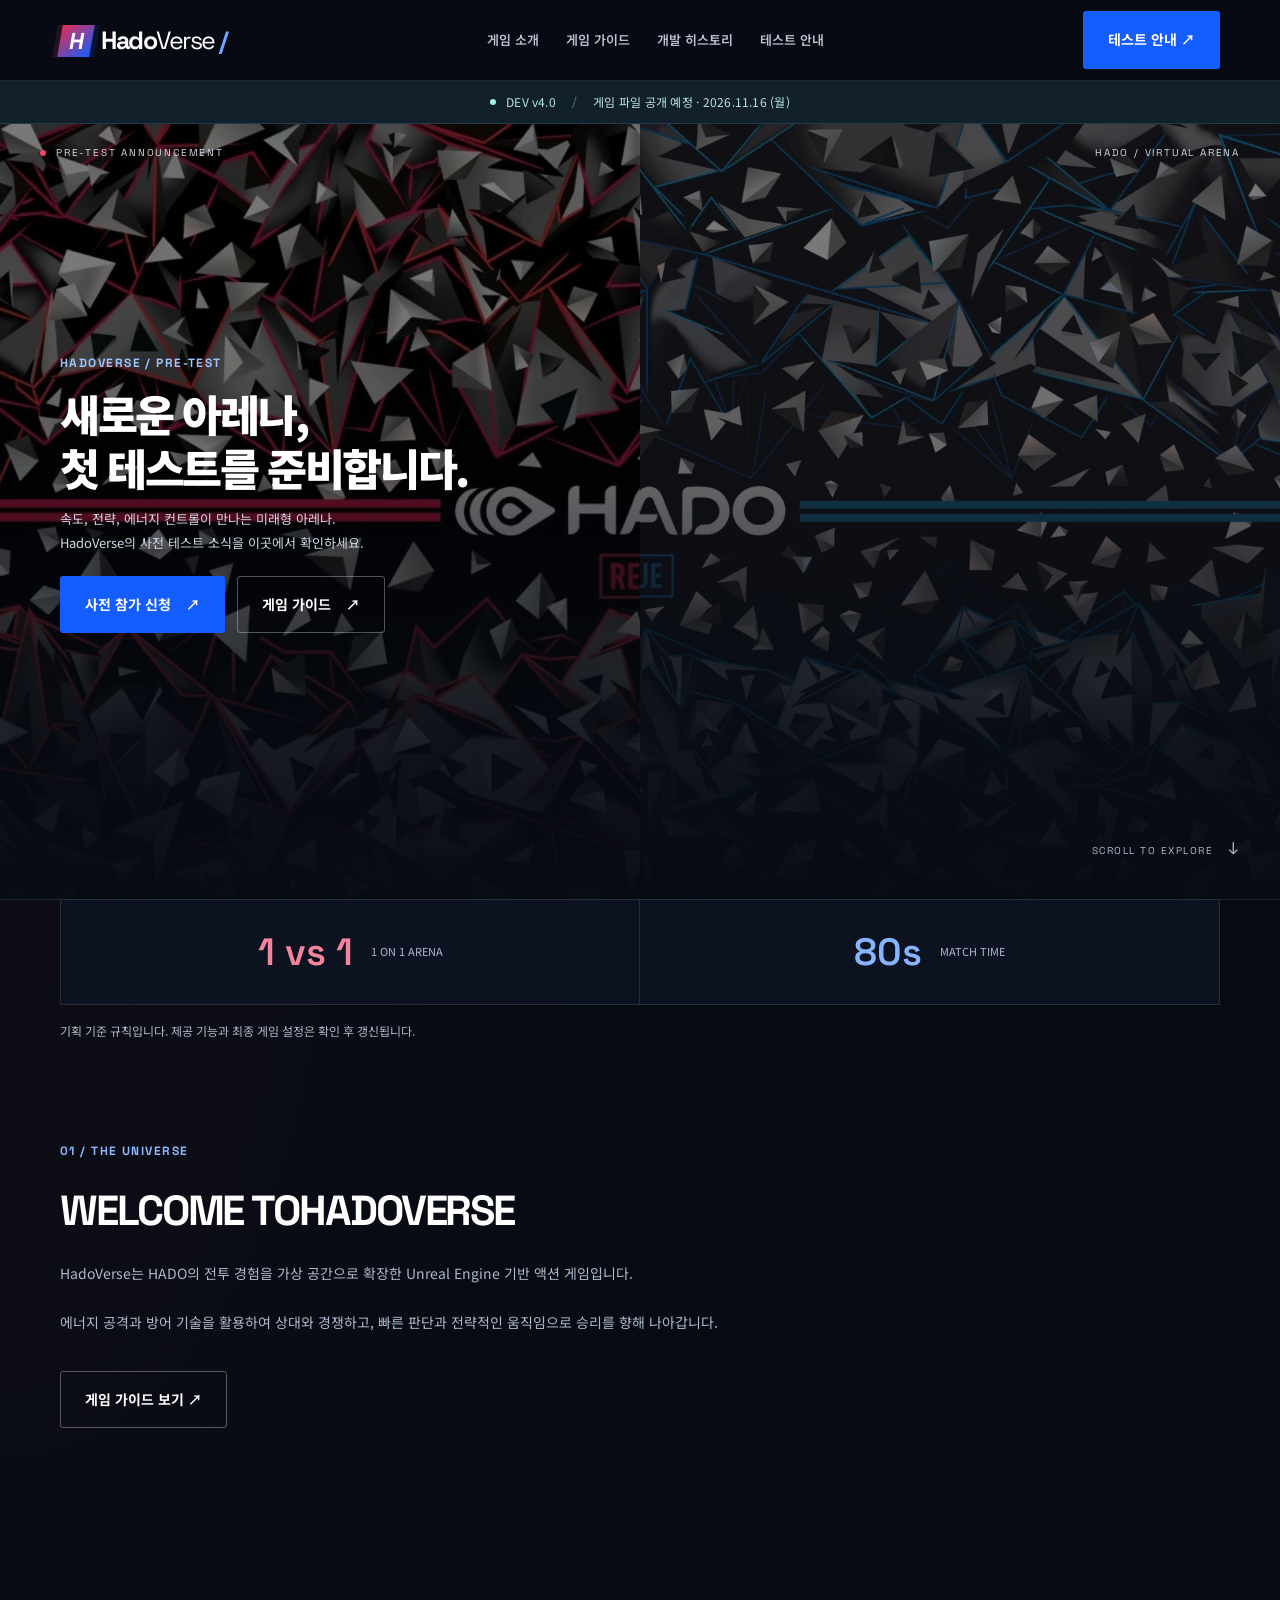
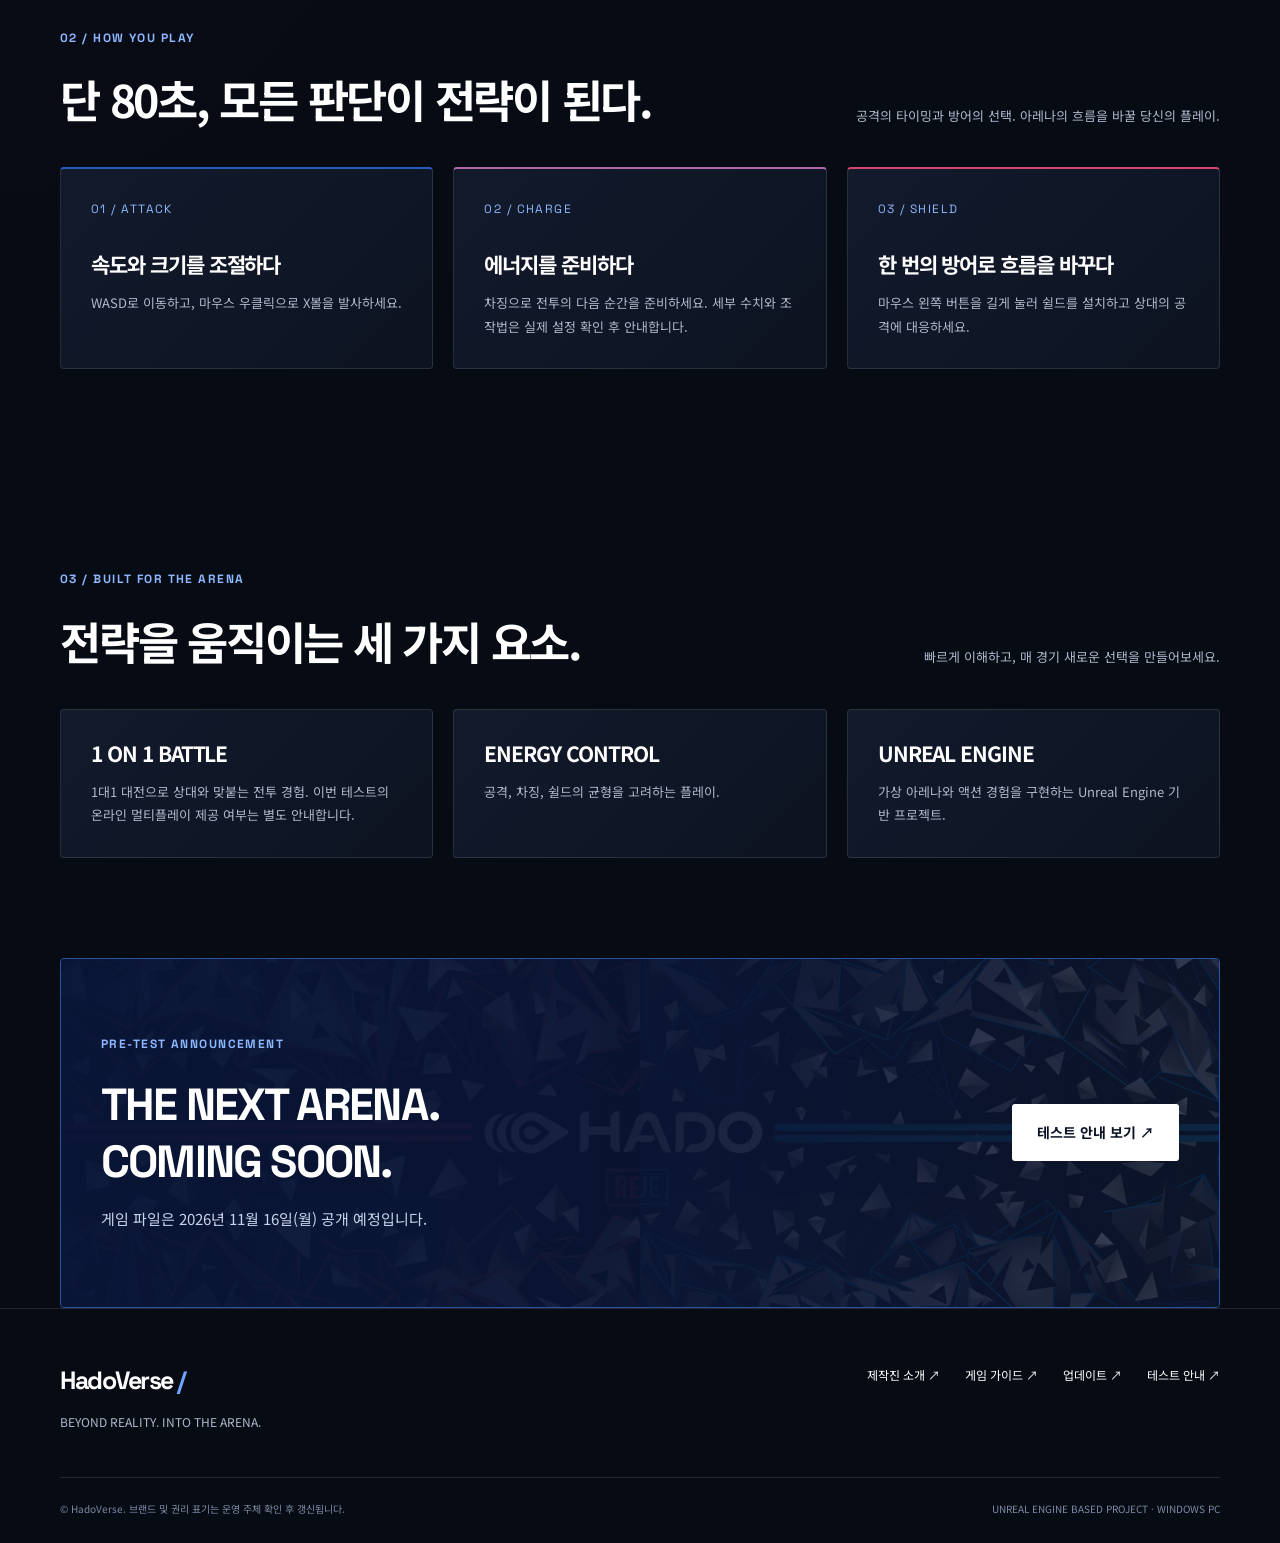
<file: index.html>
<!DOCTYPE html><html lang="ko"><head><meta charset="UTF-8"><meta name="viewport" content="width=device-width, initial-scale=1"><meta name="description" content="HadoVerse 사전 테스트 소식과 게임 소개, 개발 이력 및 FORMETA 제작진을 확인하세요."><meta name="theme-color" content="#070B14"><meta property="og:title" content="HadoVerse — 현실을 넘어, 아레나로"><meta property="og:description" content="속도, 전략, 에너지 컨트롤이 만나는 미래형 아레나."><meta property="og:image" content="assets/images/hado-title.webp"><meta property="og:type" content="website"><meta property="og:locale" content="ko_KR"><title>HadoVerse — 현실을 넘어, 아레나로</title><link rel="stylesheet" href="css/style.css"><link rel="stylesheet" href="css/responsive.css"></head><body><a class="skip" href="#main">본문으로 건너뛰기</a><header><div class="wrap nav"><a class="brand" href="index.html" aria-label="HadoVerse 홈"><span class="brandmark">H</span>Hado<span style="font-weight:400">Verse</span><i> /</i></a><button class="menu" aria-label="메뉴 열기" aria-expanded="false" aria-controls="navigation">☰</button><nav class="links" id="navigation" aria-label="주 메뉴"><a href="index.html#about">게임 소개</a><a href="guide.html">게임 가이드</a><a href="updates.html">개발 히스토리</a><a href="download.html">테스트 안내</a></nav><a class="btn" href="download.html">테스트 안내 ↗</a></div></header><div class="pretest-strip"><span class="status-dot"></span>DEV v4.0 <span class="strip-divider">/</span> 게임 파일 공개 예정 · 2026.11.16 (월)</div><main id="main"><section class="hero image-hero"><img class="hero-art" src="assets/images/hado-hero.webp" width="1920" height="1080" alt="HADO 로고가 중앙에 배치된 레드·블루 삼각 패턴 배경" fetchpriority="high"><div class="hero-shade" aria-hidden="true"></div><div class="hero-kicker mono"><span>PRE-TEST ANNOUNCEMENT</span><span>HADO / VIRTUAL ARENA</span></div><div class="wrap"><div class="hero-copy"><div class="eyebrow">HADOVERSE / PRE-TEST</div><h1>새로운 아레나,<br>첫 테스트를 준비합니다.</h1><p>속도, 전략, 에너지 컨트롤이 만나는 미래형 아레나.<br>HadoVerse의 사전 테스트 소식을 이곳에서 확인하세요.</p><div class="actions"><a href="download.html#register" class="btn">사전 참가 신청 <span aria-hidden="true">↗</span></a><a href="guide.html" class="btn outline">게임 가이드 <span aria-hidden="true">↗</span></a></div></div></div><span class="hero-scroll mono">SCROLL TO EXPLORE <span aria-hidden="true">↓</span></span></section><div class="wrap"><div class="stats"><div class="stat"><b data-rule="teams"></b><span>1 ON 1 ARENA</span></div><div class="stat"><b><span data-rule="duration" style="display:inline;color:inherit;font-size:inherit"></span>s</b><span>MATCH TIME</span></div></div><p class="note">기획 기준 규칙입니다. 제공 기능과 최종 게임 설정은 확인 후 갱신됩니다.</p></div><section class="block" id="about"><div class="wrap"><div class="split"><div class="copy"><div class="eyebrow">01 / THE UNIVERSE</div><h2>WELCOME TO<br>HADOVERSE</h2><p>HadoVerse는 HADO의 전투 경험을 가상 공간으로 확장한 Unreal Engine 기반 액션 게임입니다.</p><p>에너지 공격과 방어 기술을 활용하여 상대와 경쟁하고, 빠른 판단과 전략적인 움직임으로 승리를 향해 나아갑니다.</p><div class="actions"><a href="guide.html" class="btn outline">게임 가이드 보기 ↗</a></div></div></div></div></section><section class="block" id=""><div class="wrap"><div class="section-head"><div><div class="eyebrow">02 / HOW YOU PLAY</div><h2>단 80초, 모든 판단이 전략이 된다.</h2></div><p>공격의 타이밍과 방어의 선택. 아레나의 흐름을 바꿀 당신의 플레이.</p></div><div class="rules"><article class="card reveal"><div class="number">01 / ATTACK</div><h3>속도와 크기를 조절하다</h3><p>WASD로 이동하고, 마우스 우클릭으로 X볼을 발사하세요.</p></article><article class="card reveal"><div class="number">02 / CHARGE</div><h3>에너지를 준비하다</h3><p>차징으로 전투의 다음 순간을 준비하세요. 세부 수치와 조작법은 실제 설정 확인 후 안내합니다.</p></article><article class="card reveal"><div class="number">03 / SHIELD</div><h3>한 번의 방어로 흐름을 바꾸다</h3><p>마우스 왼쪽 버튼을 길게 눌러 쉴드를 설치하고 상대의 공격에 대응하세요.</p></article></div></div></section><section class="block" id=""><div class="wrap"><div class="section-head"><div><div class="eyebrow">03 / BUILT FOR THE ARENA</div><h2>전략을 움직이는 세 가지 요소.</h2></div><p>빠르게 이해하고, 매 경기 새로운 선택을 만들어보세요.</p></div><div class="features"><article class="card"><h3>1 ON 1 BATTLE</h3><p>1대1 대전으로 상대와 맞붙는 전투 경험. 이번 테스트의 온라인 멀티플레이 제공 여부는 별도 안내합니다.</p></article><article class="card"><h3>ENERGY CONTROL</h3><p>공격, 차징, 쉴드의 균형을 고려하는 플레이.</p></article><article class="card"><h3>UNREAL ENGINE</h3><p>가상 아레나와 액션 경험을 구현하는 Unreal Engine 기반 프로젝트.</p></article></div></div></section><div class="wrap"><section class="cta"><div><div class="eyebrow">PRE-TEST ANNOUNCEMENT</div><h2>THE NEXT ARENA.<br>COMING SOON.</h2><p>게임 파일은 2026년 11월 16일(월) 공개 예정입니다.</p></div><a class="btn light" href="download.html">테스트 안내 보기 ↗</a></section></div></main><footer><div class="wrap"><div class="footer-top"><div><a class="brand" href="index.html">HadoVerse<i> /</i></a><p>BEYOND REALITY. INTO THE ARENA.</p></div><div class="footer-links"><a href="updates.html#history-v1">제작진 소개 ↗</a><a href="guide.html">게임 가이드 ↗</a><a href="updates.html">업데이트 ↗</a><a href="download.html">테스트 안내 ↗</a></div></div><div class="footer-bottom"><span>© HadoVerse. 브랜드 및 권리 표기는 운영 주체 확인 후 갱신됩니다.</span><span>UNREAL ENGINE BASED PROJECT · WINDOWS PC</span></div></div></footer><script src="js/config.js"></script><script src="js/main.js"></script><script src="js/download.js"></script><script src="js/registration.js"></script></body></html>
</file>
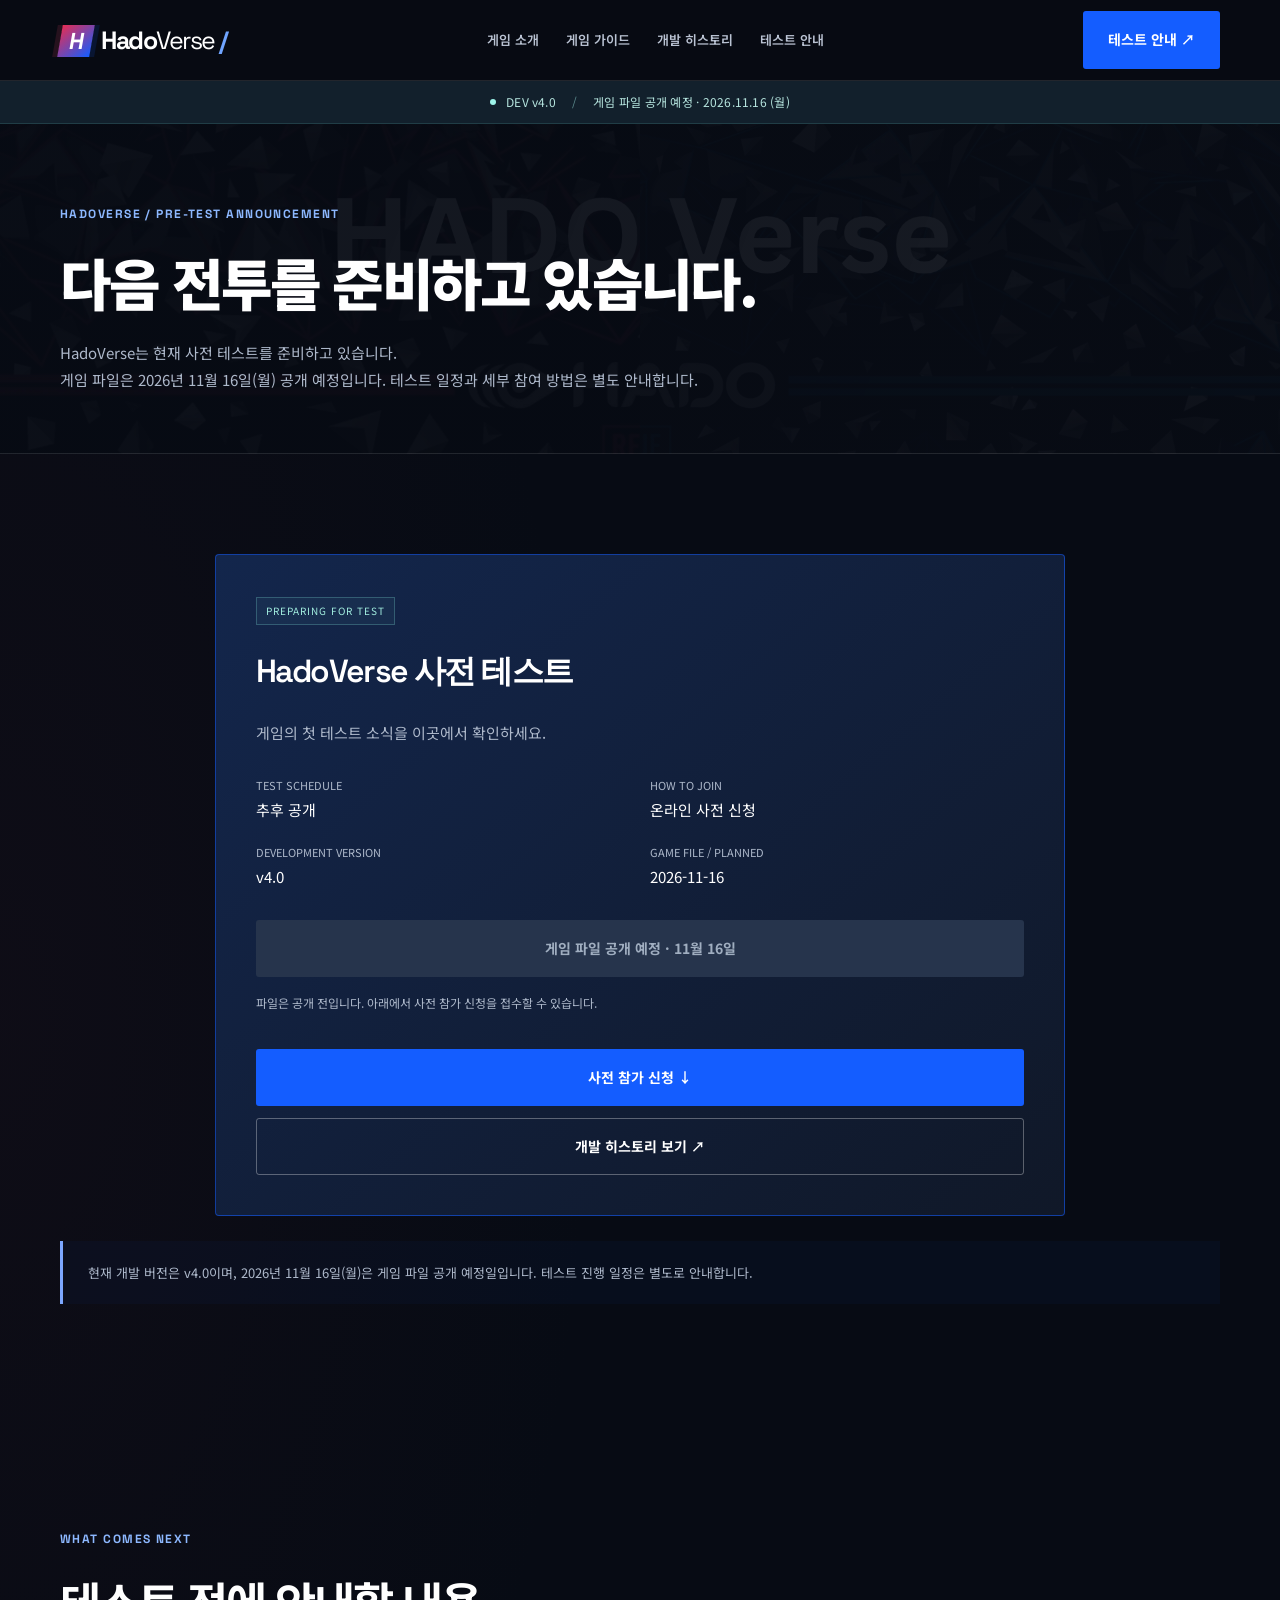
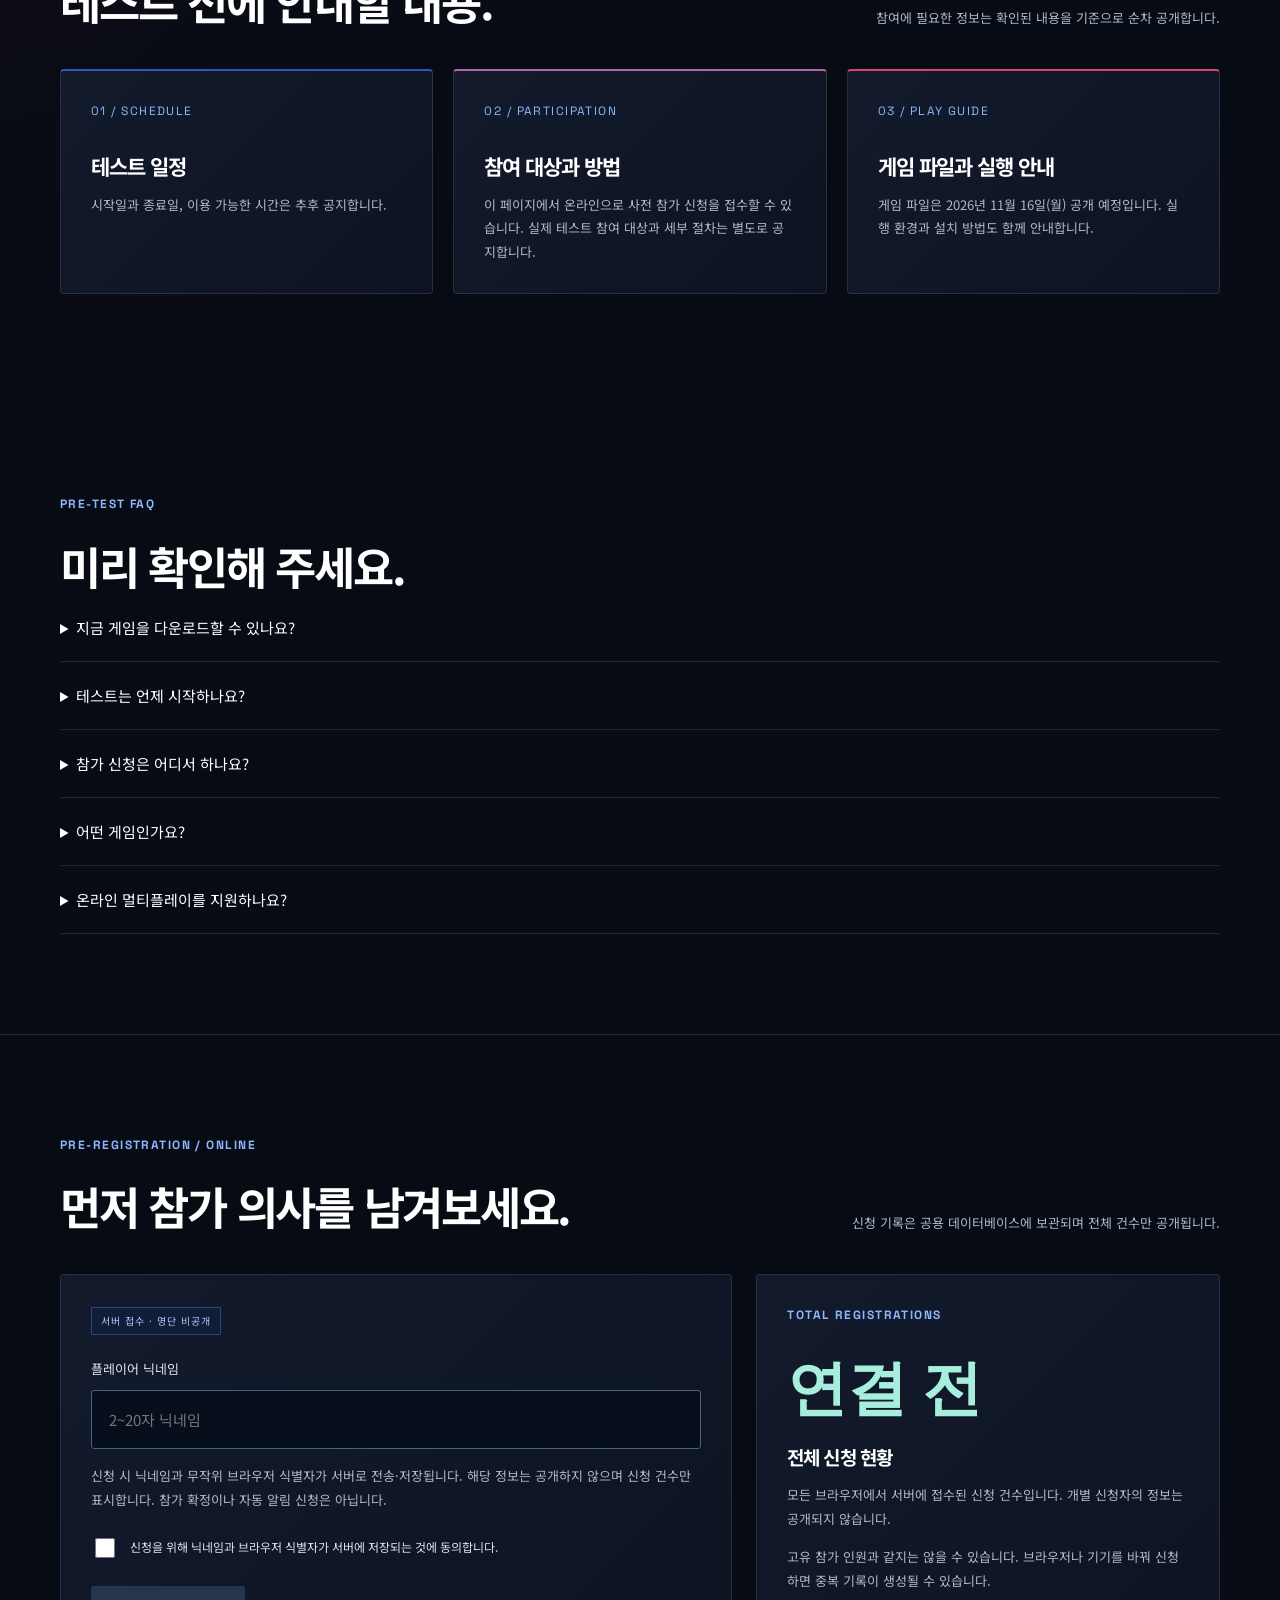
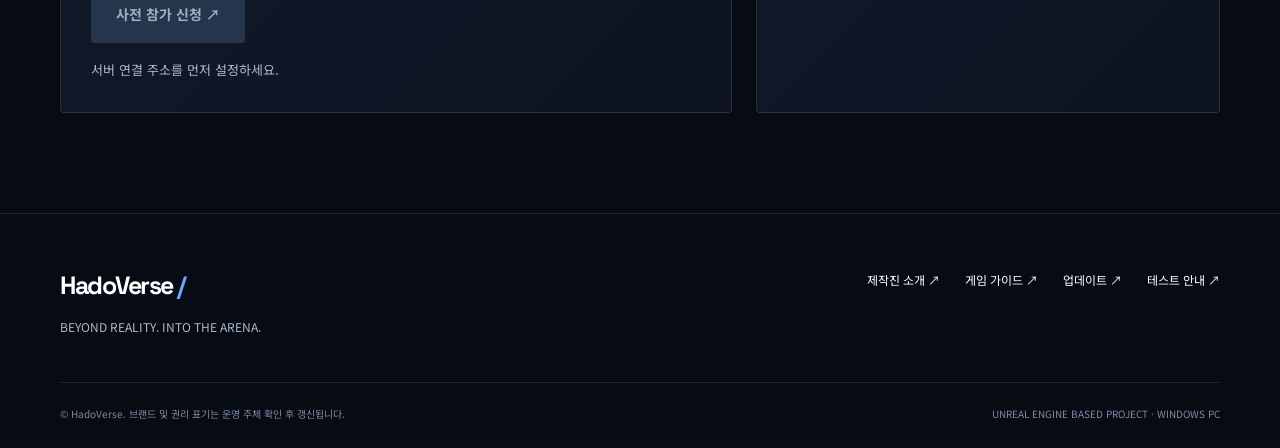
<file: download.html>
<!DOCTYPE html>
<html lang="ko">
<head>
<meta charset="UTF-8">
<meta name="viewport" content="width=device-width, initial-scale=1">
<meta name="description" content="HadoVerse 사전 테스트 소식과 게임 소개, 개발 이력을 확인하세요.">
<meta name="theme-color" content="#070B14">
<meta property="og:title" content="HadoVerse 테스트 안내">
<meta property="og:description" content="속도, 전략, 에너지 컨트롤이 만나는 미래형 아레나.">
<meta property="og:image" content="assets/images/hado-title.webp">
<meta property="og:type" content="website">
<meta property="og:locale" content="ko_KR">
<title>HadoVerse 테스트 안내</title>
<link rel="stylesheet" href="css/style.css">
<link rel="stylesheet" href="css/responsive.css">
</head>
<body>
<a class="skip" href="#main">본문으로 건너뛰기</a>
<header><div class="wrap nav">
<a class="brand" href="index.html" aria-label="HadoVerse 홈"><span class="brandmark">H</span>Hado<span style="font-weight:400">Verse</span><i> /</i></a>
<button class="menu" aria-label="메뉴 열기" aria-expanded="false" aria-controls="navigation">☰</button>
<nav class="links" id="navigation" aria-label="주 메뉴"><a href="index.html#about">게임 소개</a><a href="guide.html">게임 가이드</a><a href="updates.html">개발 히스토리</a><a href="download.html">테스트 안내</a></nav>
<a class="btn" href="download.html">테스트 안내 ↗</a>
</div></header>
<div class="pretest-strip"><span class="status-dot"></span>DEV v4.0 <span class="strip-divider">/</span> 게임 파일 공개 예정 · 2026.11.16 (월)</div>
<main id="main">
<section class="subhero"><div class="wrap"><div class="eyebrow">HADOVERSE / PRE-TEST ANNOUNCEMENT</div><h1>다음 전투를 준비하고 있습니다.</h1><p>HadoVerse는 현재 사전 테스트를 준비하고 있습니다.<br>게임 파일은 2026년 11월 16일(월) 공개 예정입니다. 테스트 일정과 세부 참여 방법은 별도 안내합니다.</p></div></section>
<section class="block"><div class="wrap"><div class="download-grid"><article class="release">
<span class="tag">PREPARING FOR TEST</span><h2>HadoVerse 사전 테스트</h2><p>게임의 첫 테스트 소식을 이곳에서 확인하세요.</p>
<dl><div><dt>TEST SCHEDULE</dt><dd>추후 공개</dd></div><div><dt>HOW TO JOIN</dt><dd>온라인 사전 신청</dd></div><div><dt>DEVELOPMENT VERSION</dt><dd data-version></dd></div><div><dt>GAME FILE / PLANNED</dt><dd data-planned-date>2026년 11월 16일(월)</dd></div></dl>
<button class="btn" disabled>게임 파일 공개 예정 · 11월 16일</button><p class="note">파일은 공개 전입니다. 아래에서 사전 참가 신청을 접수할 수 있습니다.</p>
<div class="actions"><a href="#register" class="btn">사전 참가 신청 ↓</a><a href="updates.html" class="btn outline">개발 히스토리 보기 ↗</a></div>
</article></div><div class="notice">현재 개발 버전은 v4.0이며, 2026년 11월 16일(월)은 게임 파일 공개 예정일입니다. 테스트 진행 일정은 별도로 안내합니다.</div></div></section>
<section class="block"><div class="wrap"><div class="section-head"><div><div class="eyebrow">WHAT COMES NEXT</div><h2>테스트 전에 안내할 내용.</h2></div><p>참여에 필요한 정보는 확인된 내용을 기준으로 순차 공개합니다.</p></div>
<div class="rules"><article class="card"><div class="number">01 / SCHEDULE</div><h3>테스트 일정</h3><p>시작일과 종료일, 이용 가능한 시간은 추후 공지합니다.</p></article>
<article class="card"><div class="number">02 / PARTICIPATION</div><h3>참여 대상과 방법</h3><p>이 페이지에서 온라인으로 사전 참가 신청을 접수할 수 있습니다. 실제 테스트 참여 대상과 세부 절차는 별도로 공지합니다.</p></article>
<article class="card"><div class="number">03 / PLAY GUIDE</div><h3>게임 파일과 실행 안내</h3><p>게임 파일은 2026년 11월 16일(월) 공개 예정입니다. 실행 환경과 설치 방법도 함께 안내합니다.</p></article></div></div></section>
<section class="block"><div class="wrap"><div class="eyebrow">PRE-TEST FAQ</div><h2>미리 확인해 주세요.</h2>
<details><summary>지금 게임을 다운로드할 수 있나요?</summary><p>현재는 다운로드를 제공하지 않습니다. 게임 파일은 2026년 11월 16일(월) 공개 예정입니다.</p></details>
<details><summary>테스트는 언제 시작하나요?</summary><p>일정은 아직 확정되지 않았습니다. 확정되면 이 페이지에서 안내합니다.</p></details>
<details><summary>참가 신청은 어디서 하나요?</summary><p>아래 신청 폼에서 닉네임을 등록할 수 있습니다. 데이터는 별도의 서버에 저장되고, 공개 화면에는 전체 신청 건수만 표시합니다. 신청만으로 참가가 확정되거나 알림이 발송되지는 않습니다.</p></details>
<details><summary>어떤 게임인가요?</summary><p>HadoVerse는 Unreal Engine 기반 아레나 액션 게임입니다. 초기 체험 버전에서 AI 1:1 대전 및 플레이 체험을 구현했으며, 테스트 제공 콘텐츠는 별도 안내합니다.</p></details>
<details><summary>온라인 멀티플레이를 지원하나요?</summary><p>이번 테스트의 제공 기능과 온라인 멀티플레이 지원 여부는 확정 후 안내합니다.</p></details>
</div></section>
<section class="block registration-section" id="register"><div class="wrap"><div class="section-head"><div><div class="eyebrow">PRE-REGISTRATION / ONLINE</div><h2>먼저 참가 의사를 남겨보세요.</h2></div><p>신청 기록은 공용 데이터베이스에 보관되며 전체 건수만 공개됩니다.</p></div>
<div class="registration-layout"><div class="card registration-card">
<span class="tag">서버 접수 · 명단 비공개</span>
<form id="registration-form">
<label for="registration-name">플레이어 닉네임</label>
<input id="registration-name" name="nickname" type="text" minlength="2" maxlength="20" placeholder="2~20자 닉네임" autocomplete="nickname" required aria-describedby="registration-help">
<p id="registration-help" class="note">신청 시 닉네임과 무작위 브라우저 식별자가 서버로 전송·저장됩니다. 해당 정보는 공개하지 않으며 신청 건수만 표시합니다. 참가 확정이나 자동 알림 신청은 아닙니다.</p>
<label class="registration-consent"><input id="registration-consent" type="checkbox" required><span>신청을 위해 닉네임과 브라우저 식별자가 서버에 저장되는 것에 동의합니다.</span></label>
<button type="submit" class="btn" id="registration-submit">사전 참가 신청 ↗</button>
</form>
<div id="registration-receipt" hidden><h3>신청이 접수되었습니다.</h3><p id="registration-saved-name"></p><p id="registration-saved-date" class="note"></p><p class="note">이 브라우저에서는 추가 신청이 제한됩니다. 다만 다른 브라우저나 저장소 삭제를 통한 중복 신청까지 완전히 차단하지는 못합니다.</p></div>
<p id="registration-message" role="status" aria-live="polite" class="note"></p>
<noscript><p>사전 신청에는 JavaScript가 필요합니다.</p></noscript>
</div><aside class="card registration-info"><div class="eyebrow">TOTAL REGISTRATIONS</div><span class="registration-count" id="registration-count">—</span><h3>전체 신청 현황</h3>
<p>모든 브라우저에서 서버에 접수된 신청 건수입니다. 개별 신청자의 정보는 공개되지 않습니다.</p>
<p class="note">고유 참가 인원과 같지는 않을 수 있습니다. 브라우저나 기기를 바꿔 신청하면 중복 기록이 생성될 수 있습니다.</p>
</aside></div></div></section>
</main>
<footer><div class="wrap"><div class="footer-top"><div><a class="brand" href="index.html">HadoVerse<i> /</i></a><p>BEYOND REALITY. INTO THE ARENA.</p></div>
<div class="footer-links"><a href="updates.html#history-v1">제작진 소개 ↗</a><a href="guide.html">게임 가이드 ↗</a><a href="updates.html">업데이트 ↗</a><a href="download.html">테스트 안내 ↗</a></div></div>
<div class="footer-bottom"><span>© HadoVerse. 브랜드 및 권리 표기는 운영 주체 확인 후 갱신됩니다.</span><span>UNREAL ENGINE BASED PROJECT · WINDOWS PC</span></div></div></footer>
<script src="js/config.js"></script>
<script src="js/main.js"></script>
<script src="js/download.js"></script>
<script src="js/registration-config.js"></script>
<script src="js/registration.js"></script>
</body></html>
</file>
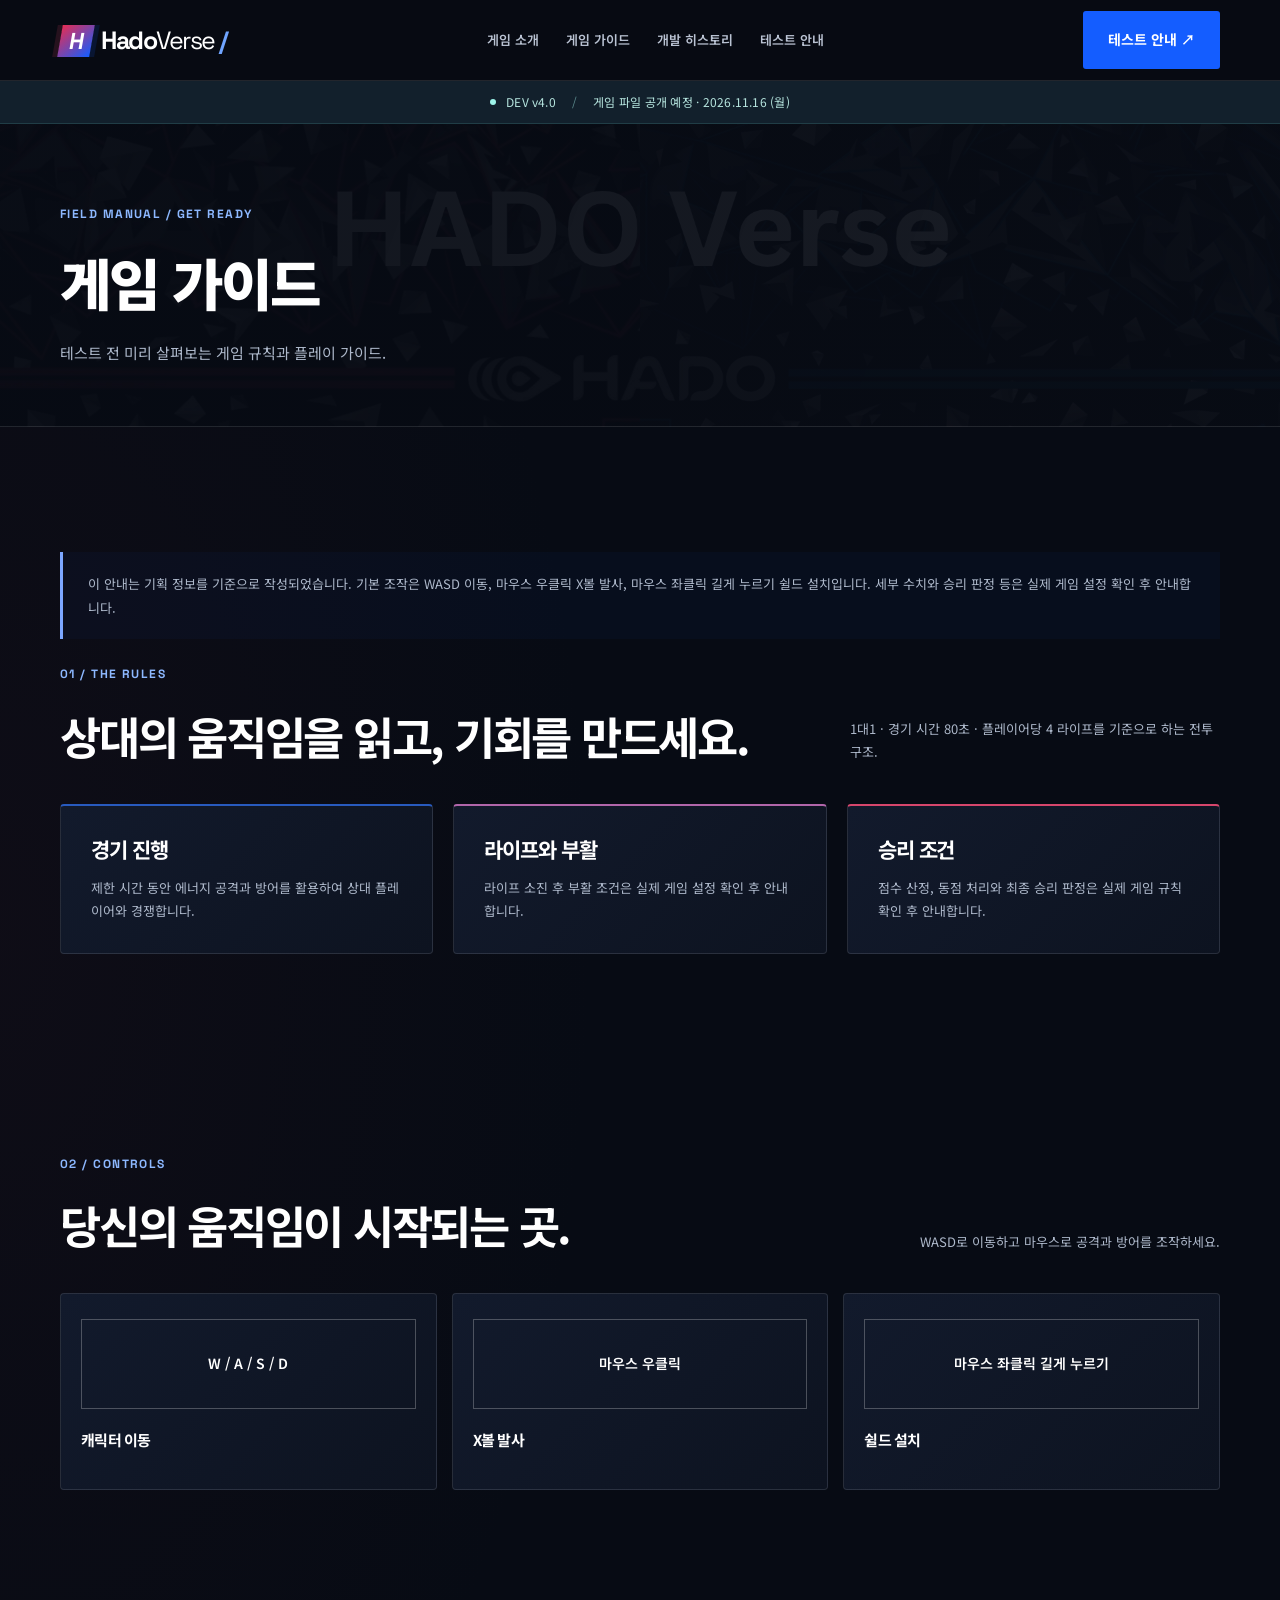
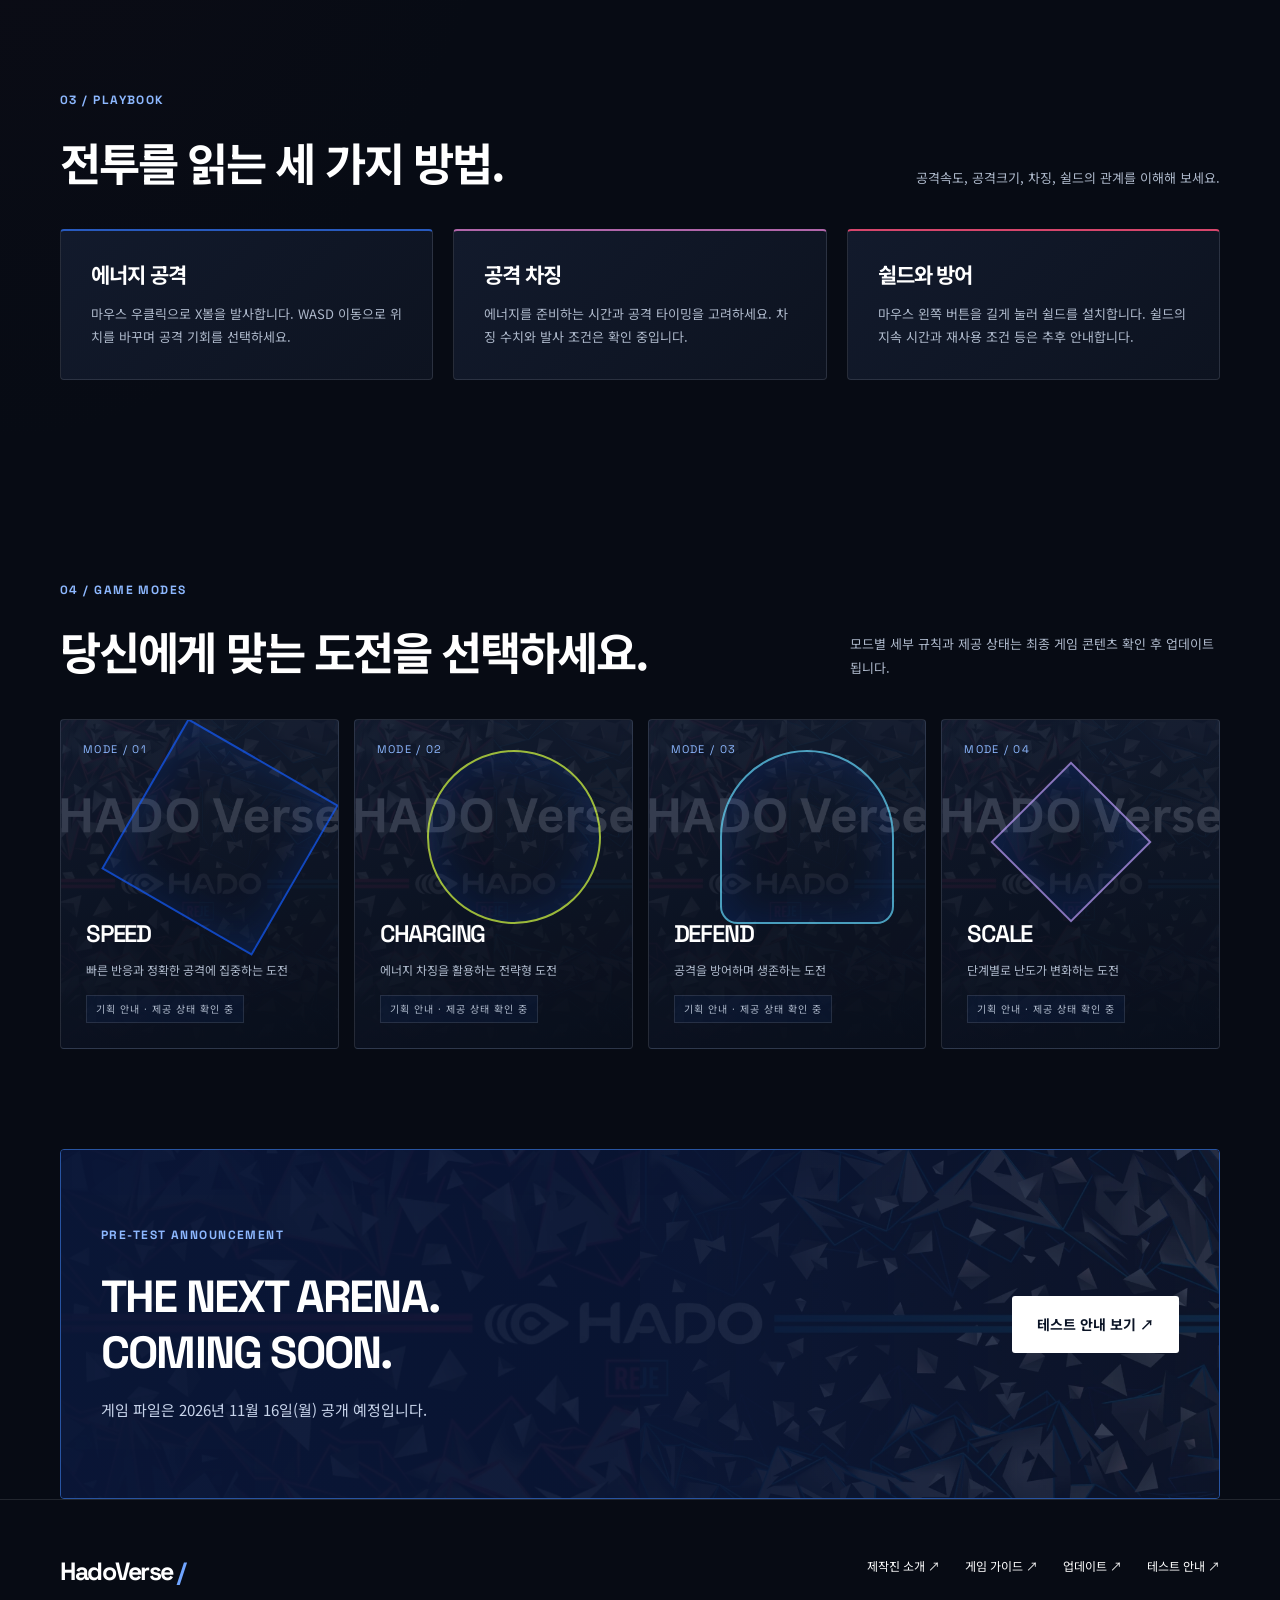
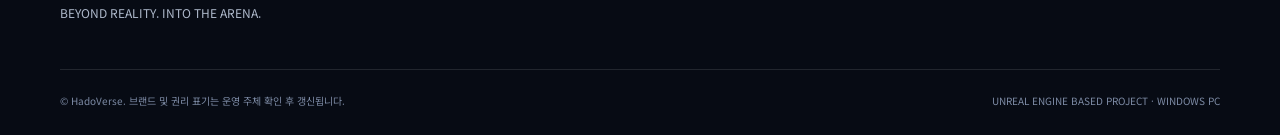
<file: guide.html>
<!DOCTYPE html><html lang="ko"><head><meta charset="UTF-8"><meta name="viewport" content="width=device-width, initial-scale=1"><meta name="description" content="HadoVerse 사전 테스트 소식과 게임 소개, 개발 이력 및 FORMETA 제작진을 확인하세요."><meta name="theme-color" content="#070B14"><meta property="og:title" content="HadoVerse 게임 가이드"><meta property="og:description" content="속도, 전략, 에너지 컨트롤이 만나는 미래형 아레나."><meta property="og:image" content="assets/images/hado-title.webp"><meta property="og:type" content="website"><meta property="og:locale" content="ko_KR"><title>HadoVerse 게임 가이드</title><link rel="stylesheet" href="css/style.css"><link rel="stylesheet" href="css/responsive.css"></head><body><a class="skip" href="#main">본문으로 건너뛰기</a><header><div class="wrap nav"><a class="brand" href="index.html" aria-label="HadoVerse 홈"><span class="brandmark">H</span>Hado<span style="font-weight:400">Verse</span><i> /</i></a><button class="menu" aria-label="메뉴 열기" aria-expanded="false" aria-controls="navigation">☰</button><nav class="links" id="navigation" aria-label="주 메뉴"><a href="index.html#about">게임 소개</a><a href="guide.html">게임 가이드</a><a href="updates.html">개발 히스토리</a><a href="download.html">테스트 안내</a></nav><a class="btn" href="download.html">테스트 안내 ↗</a></div></header><div class="pretest-strip"><span class="status-dot"></span>DEV v4.0 <span class="strip-divider">/</span> 게임 파일 공개 예정 · 2026.11.16 (월)</div><main id="main"><section class="subhero"><div class="wrap"><div class="eyebrow">FIELD MANUAL / GET READY</div><h1>게임 가이드</h1><p>테스트 전 미리 살펴보는 게임 규칙과 플레이 가이드.</p></div></section><section class="block" id=""><div class="wrap"><div class="notice">이 안내는 기획 정보를 기준으로 작성되었습니다. 기본 조작은 WASD 이동, 마우스 우클릭 X볼 발사, 마우스 좌클릭 길게 누르기 쉴드 설치입니다. 세부 수치와 승리 판정 등은 실제 게임 설정 확인 후 안내합니다.</div><div class="section-head"><div><div class="eyebrow">01 / THE RULES</div><h2>상대의 움직임을 읽고, 기회를 만드세요.</h2></div><p>1대1 · 경기 시간 80초 · 플레이어당 4 라이프를 기준으로 하는 전투 구조.</p></div><div class="rules"><article class="card"><h3>경기 진행</h3><p>제한 시간 동안 에너지 공격과 방어를 활용하여 상대 플레이어와 경쟁합니다.</p></article><article class="card"><h3>라이프와 부활</h3><p data-respawn></p></article><article class="card"><h3>승리 조건</h3><p>점수 산정, 동점 처리와 최종 승리 판정은 실제 게임 규칙 확인 후 안내합니다.</p></article></div></div></section><section class="block" id=""><div class="wrap"><div class="section-head"><div><div class="eyebrow">02 / CONTROLS</div><h2>당신의 움직임이 시작되는 곳.</h2></div><p>WASD로 이동하고 마우스로 공격과 방어를 조작하세요.</p></div><div class="controls" id="controls"></div></div></section><section class="block" id=""><div class="wrap"><div class="section-head"><div><div class="eyebrow">03 / PLAYBOOK</div><h2>전투를 읽는 세 가지 방법.</h2></div><p>공격속도, 공격크기, 차징, 쉴드의 관계를 이해해 보세요.</p></div><div class="rules"><article class="card"><h3>에너지 공격</h3><p>마우스 우클릭으로 X볼을 발사합니다. WASD 이동으로 위치를 바꾸며 공격 기회를 선택하세요.</p></article><article class="card"><h3>공격 차징</h3><p>에너지를 준비하는 시간과 공격 타이밍을 고려하세요. 차징 수치와 발사 조건은 확인 중입니다.</p></article><article class="card"><h3>쉴드와 방어</h3><p>마우스 왼쪽 버튼을 길게 눌러 쉴드를 설치합니다. 쉴드의 지속 시간과 재사용 조건 등은 추후 안내합니다.</p></article></div></div></section><section class="block" id=""><div class="wrap"><div class="section-head"><div><div class="eyebrow">04 / GAME MODES</div><h2>당신에게 맞는 도전을 선택하세요.</h2></div><p>모드별 세부 규칙과 제공 상태는 최종 게임 콘텐츠 확인 후 업데이트됩니다.</p></div><div class="modes" data-modes></div></div></section><div class="wrap"><section class="cta"><div><div class="eyebrow">PRE-TEST ANNOUNCEMENT</div><h2>THE NEXT ARENA.<br>COMING SOON.</h2><p>게임 파일은 2026년 11월 16일(월) 공개 예정입니다.</p></div><a class="btn light" href="download.html">테스트 안내 보기 ↗</a></section></div></main><footer><div class="wrap"><div class="footer-top"><div><a class="brand" href="index.html">HadoVerse<i> /</i></a><p>BEYOND REALITY. INTO THE ARENA.</p></div><div class="footer-links"><a href="updates.html#history-v1">제작진 소개 ↗</a><a href="guide.html">게임 가이드 ↗</a><a href="updates.html">업데이트 ↗</a><a href="download.html">테스트 안내 ↗</a></div></div><div class="footer-bottom"><span>© HadoVerse. 브랜드 및 권리 표기는 운영 주체 확인 후 갱신됩니다.</span><span>UNREAL ENGINE BASED PROJECT · WINDOWS PC</span></div></div></footer><script src="js/config.js"></script><script src="js/main.js"></script><script src="js/download.js"></script><script src="js/registration.js"></script></body></html>
</file>
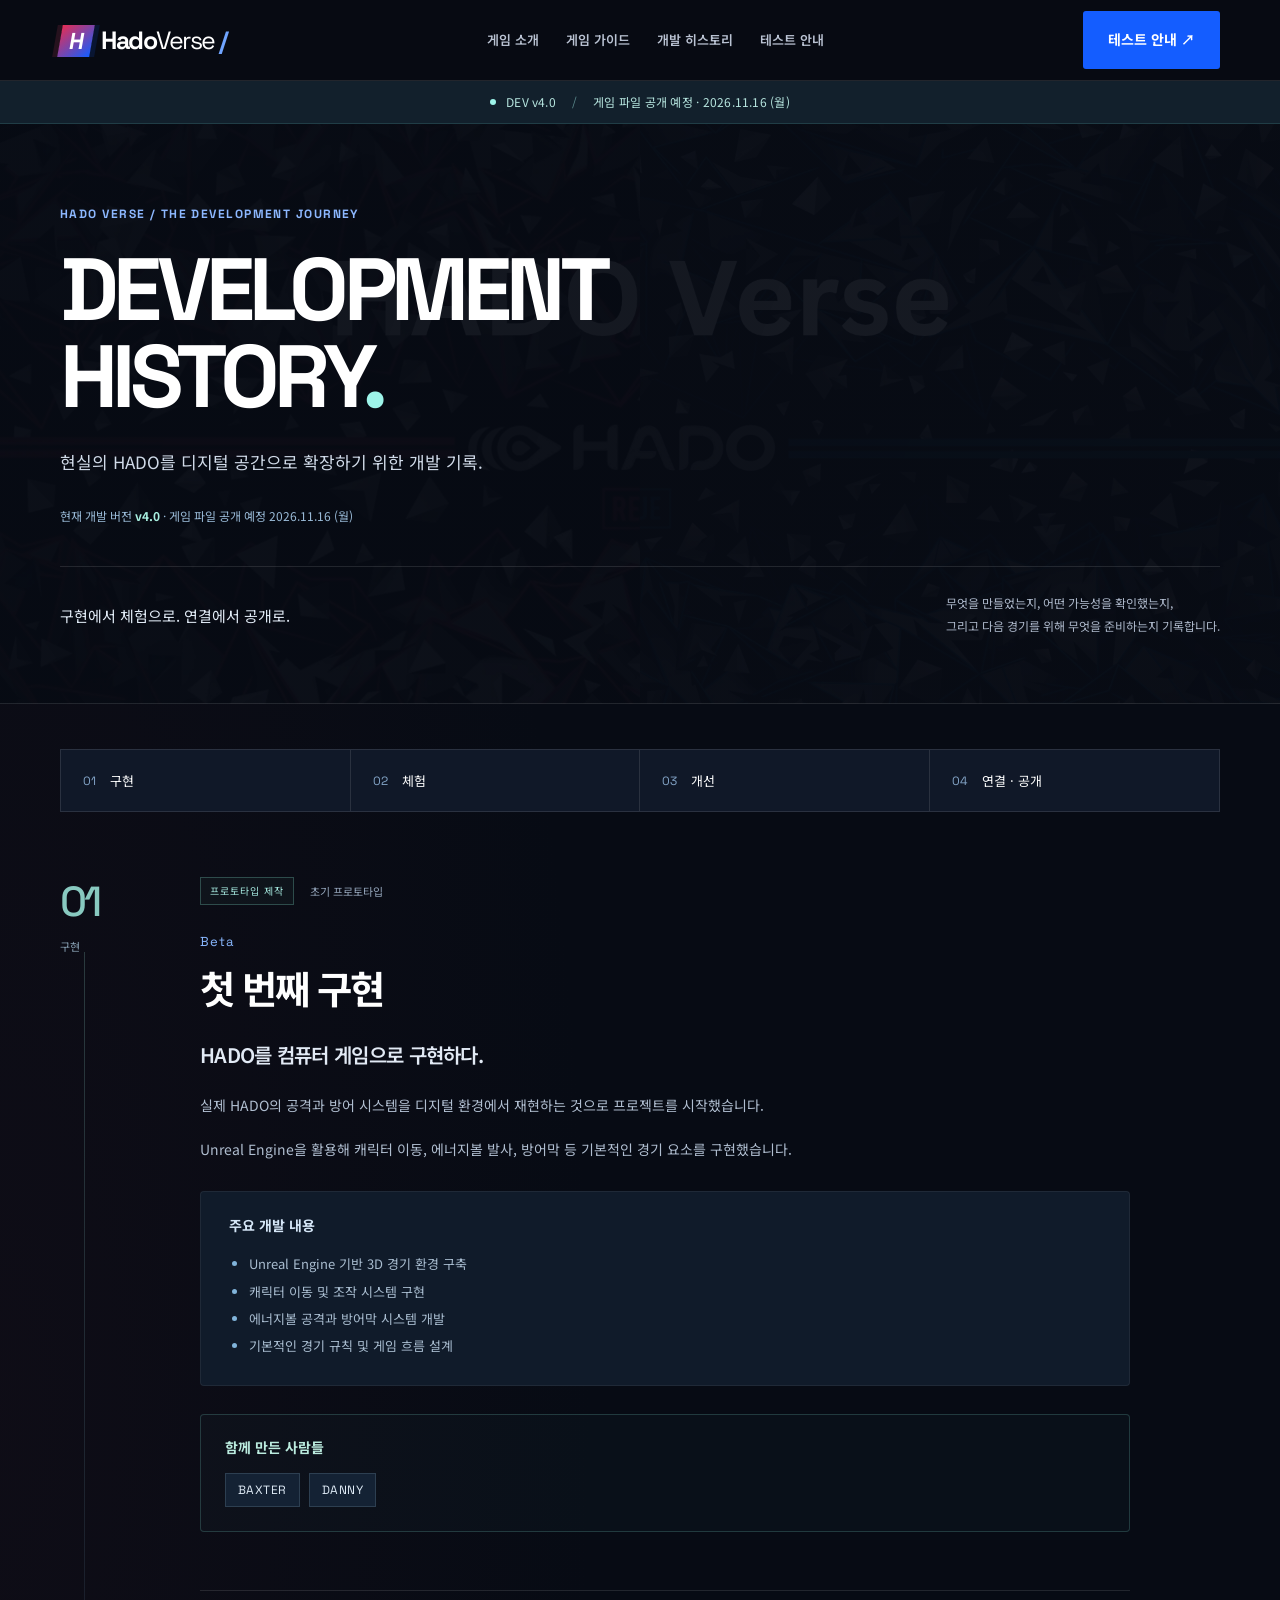
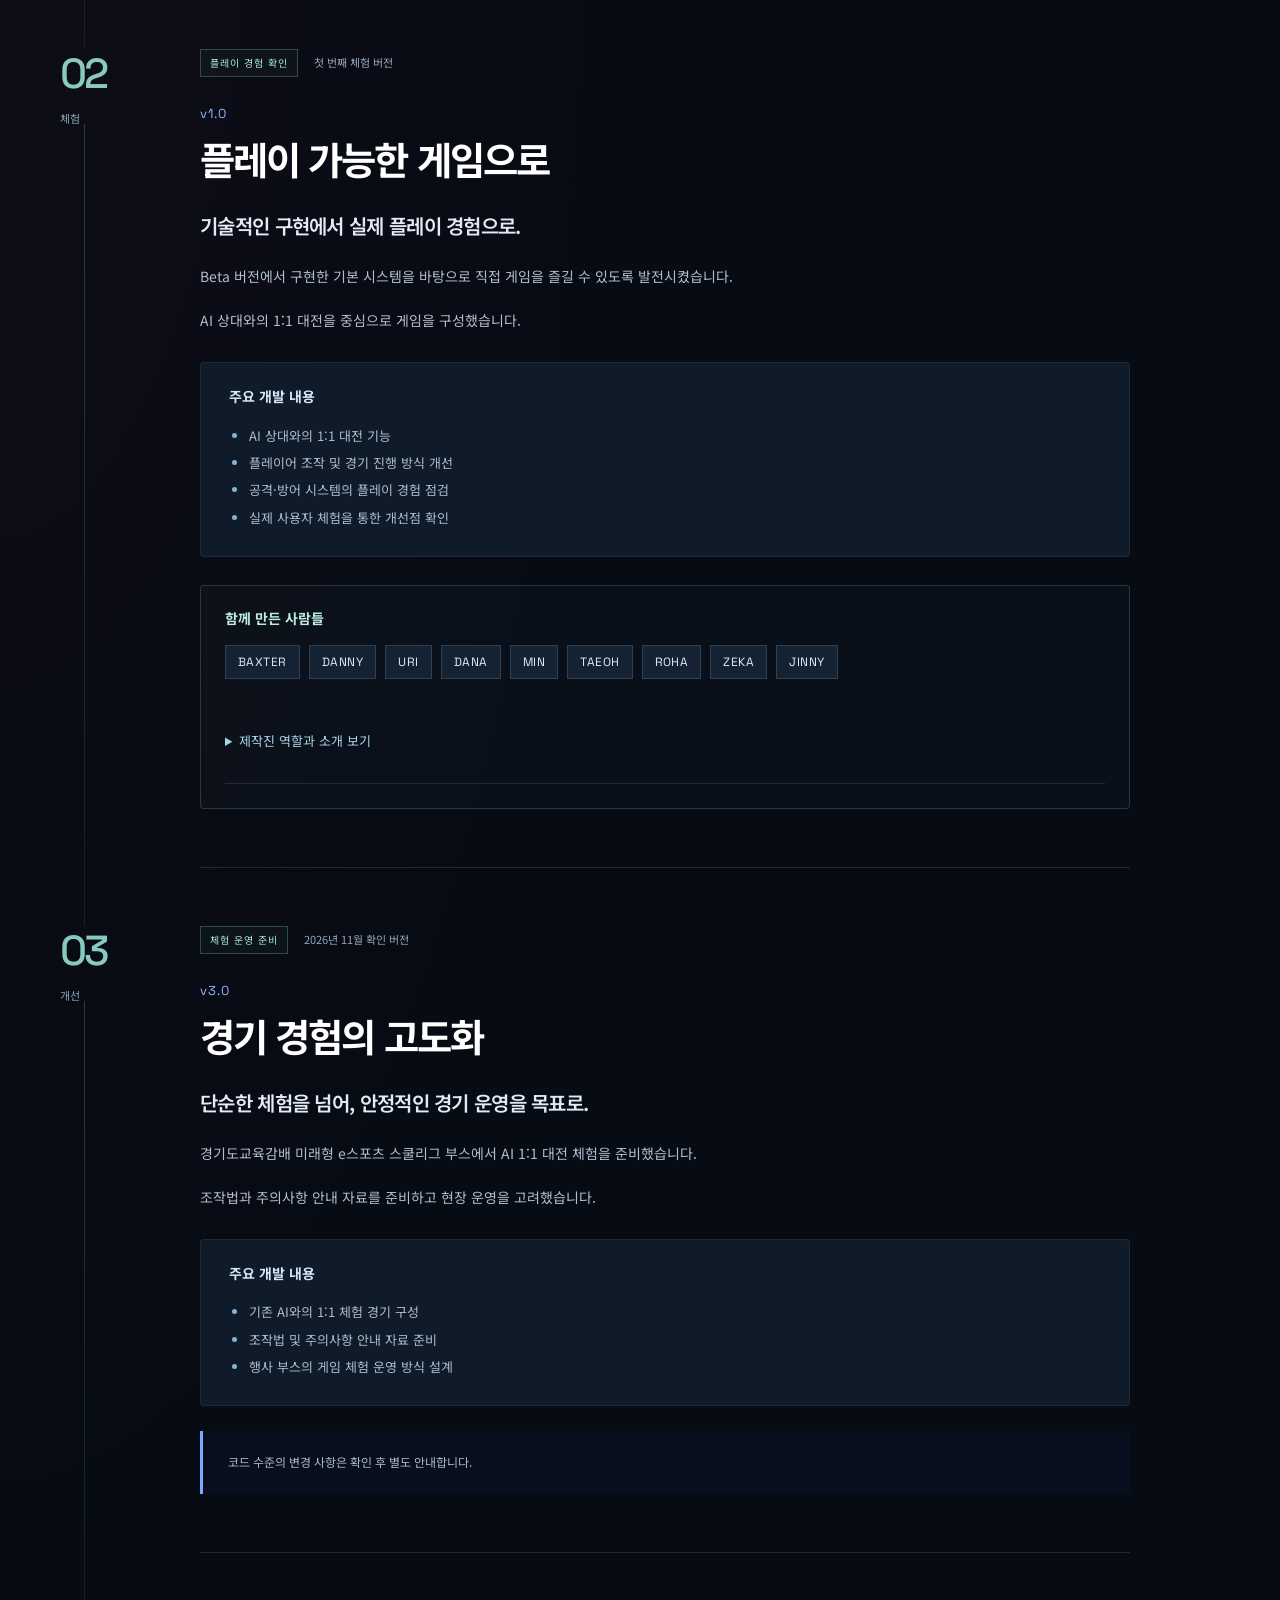
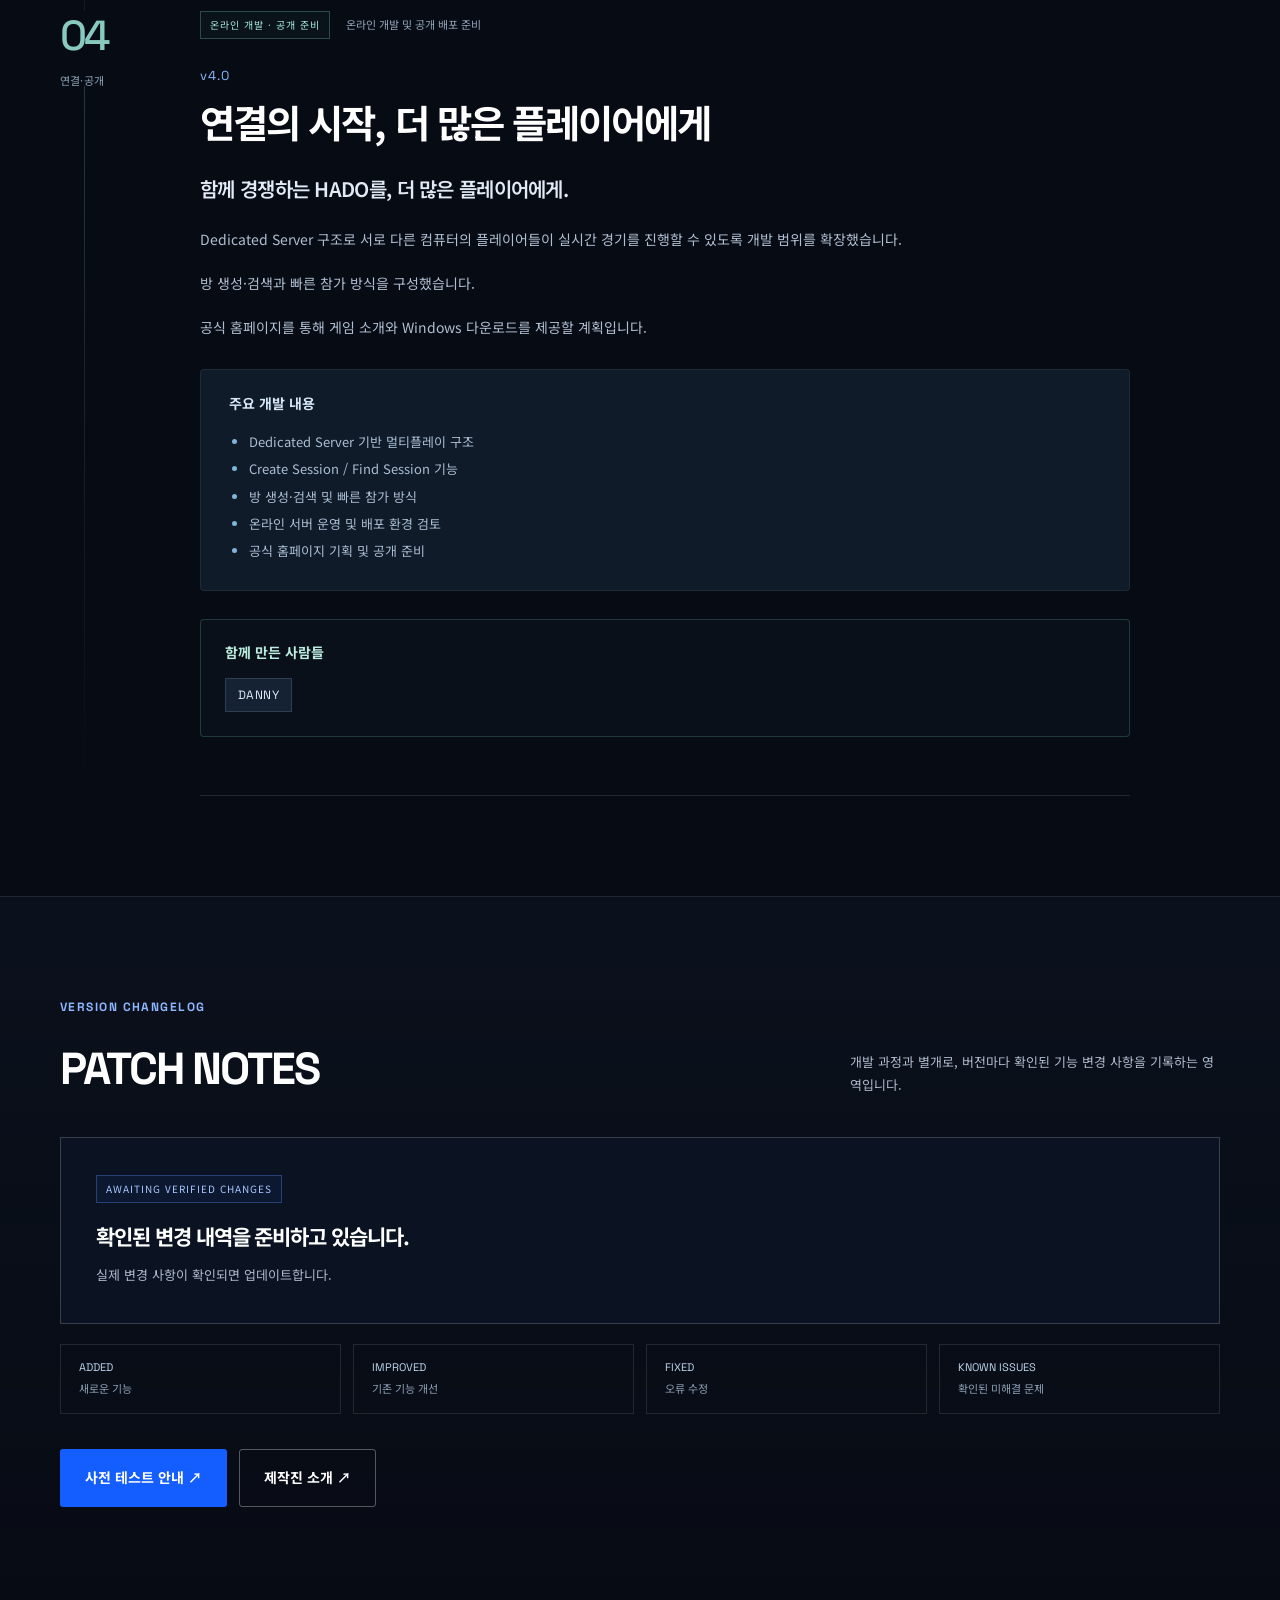
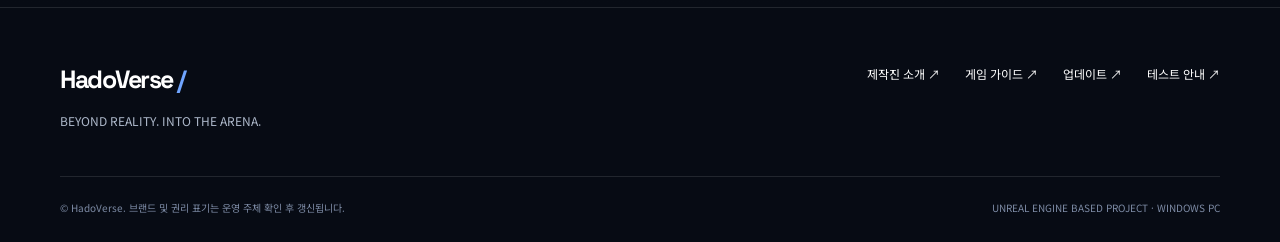
<file: updates.html>
<!DOCTYPE html><html lang="ko"><head><meta charset="UTF-8"><meta name="viewport" content="width=device-width, initial-scale=1"><meta name="description" content="HadoVerse 사전 테스트 소식과 게임 소개, 개발 이력 및 FORMETA 제작진을 확인하세요."><meta name="theme-color" content="#070B14"><meta property="og:title" content="HadoVerse 업데이트"><meta property="og:description" content="속도, 전략, 에너지 컨트롤이 만나는 미래형 아레나."><meta property="og:image" content="assets/images/hado-title.webp"><meta property="og:type" content="website"><meta property="og:locale" content="ko_KR"><title>HADO VERSE — Development History</title><link rel="stylesheet" href="css/style.css"><link rel="stylesheet" href="css/responsive.css"></head><body><a class="skip" href="#main">본문으로 건너뛰기</a><header><div class="wrap nav"><a class="brand" href="index.html" aria-label="HadoVerse 홈"><span class="brandmark">H</span>Hado<span style="font-weight:400">Verse</span><i> /</i></a><button class="menu" aria-label="메뉴 열기" aria-expanded="false" aria-controls="navigation">☰</button><nav class="links" id="navigation" aria-label="주 메뉴"><a href="index.html#about">게임 소개</a><a href="guide.html">게임 가이드</a><a href="updates.html">개발 히스토리</a><a href="download.html">테스트 안내</a></nav><a class="btn" href="download.html">테스트 안내 ↗</a></div></header><div class="pretest-strip"><span class="status-dot"></span>DEV v4.0 <span class="strip-divider">/</span> 게임 파일 공개 예정 · 2026.11.16 (월)</div><main id="main"><section class="subhero history-hero"><div class="wrap"><div class="eyebrow">HADO VERSE / THE DEVELOPMENT JOURNEY</div><h1>DEVELOPMENT<br>HISTORY<span class="history-period">.</span></h1><p>현실의 HADO를 디지털 공간으로 확장하기 위한 개발 기록.</p><p class="current-dev">현재 개발 버전 <strong data-version>v4.0</strong> · 게임 파일 공개 예정 2026.11.16 (월)</p><div class="history-intro"><span>구현에서 체험으로. 연결에서 공개로.</span><p>무엇을 만들었는지, 어떤 가능성을 확인했는지,<br>그리고 다음 경기를 위해 무엇을 준비하는지 기록합니다.</p></div></div></section><section class="block history-content"><div class="wrap"><nav class="journey-nav" aria-label="개발 단계 바로가기"><a href="#history-beta"><span>01</span>구현</a><a href="#history-v1"><span>02</span>체험</a><a href="#history-v3"><span>03</span>개선</a><a href="#history-online"><span>04</span>연결 · 공개</a></nav><div id="update-list"></div></div></section><section class="block patch-section" id="patch-notes"><div class="wrap"><div class="section-head"><div><div class="eyebrow">VERSION CHANGELOG</div><h2>PATCH NOTES</h2></div><p>개발 과정과 별개로, 버전마다 확인된 기능 변경 사항을 기록하는 영역입니다.</p></div><div id="patch-note-list"></div><div class="patch-legend"><span><b>ADDED</b>새로운 기능</span><span><b>IMPROVED</b>기존 기능 개선</span><span><b>FIXED</b>오류 수정</span><span><b>KNOWN ISSUES</b>확인된 미해결 문제</span></div><div class="actions"><a class="btn" href="download.html">사전 테스트 안내 ↗</a><a class="btn outline" href="updates.html#history-v1">제작진 소개 ↗</a></div></div></section></main><footer><div class="wrap"><div class="footer-top"><div><a class="brand" href="index.html">HadoVerse<i> /</i></a><p>BEYOND REALITY. INTO THE ARENA.</p></div><div class="footer-links"><a href="updates.html#history-v1">제작진 소개 ↗</a><a href="guide.html">게임 가이드 ↗</a><a href="updates.html">업데이트 ↗</a><a href="download.html">테스트 안내 ↗</a></div></div><div class="footer-bottom"><span>© HadoVerse. 브랜드 및 권리 표기는 운영 주체 확인 후 갱신됩니다.</span><span>UNREAL ENGINE BASED PROJECT · WINDOWS PC</span></div></div></footer><script src="js/config.js"></script><script src="js/main.js"></script><script src="js/download.js"></script><script src="js/registration.js"></script></body></html>
</file>
<file: css/style.css>
@import url('https://fonts.googleapis.com/css2?family=Noto+Sans+KR:wght@400;500;600;700;800;900&family=Space+Grotesk:wght@400;500;600;700&display=swap');
:root{--blue:#145dff;--lime:#d8ff45;--bg:#070b14;--surface:#101828;--muted:#a0aec0;--line:#ffffff20}*{box-sizing:border-box}html{scroll-behavior:smooth;scroll-padding-top:100px}body{margin:0;background:var(--bg);color:white;font:15px/1.8 'Noto Sans KR',sans-serif}a{color:inherit;text-decoration:none}button{font:inherit;cursor:pointer}button,a{touch-action:manipulation}button:focus-visible,a:focus-visible,summary:focus-visible{outline:3px solid var(--lime);outline-offset:5px}h1,h2,h3,p{margin:0}h1,h2,h3{line-height:1.25;letter-spacing:-.05em}h1{font-size:clamp(42px,5.5vw,78px);font-weight:900}h2{font-size:clamp(30px,3.5vw,48px)}h3{font-size:24px}p{color:var(--muted)}.wrap{max-width:1240px;margin:auto;padding:0 40px}.mono,.eyebrow,.number{font-family:'Space Grotesk',sans-serif;letter-spacing:.12em}.eyebrow{font-size:12px;font-weight:700;color:var(--lime);margin-bottom:22px}.skip{position:fixed;top:-100px;z-index:999;background:var(--lime);color:#070b14;padding:12px}.skip:focus{top:0}header{position:sticky;top:0;z-index:50;border-bottom:1px solid var(--line);background:#070b14e8;backdrop-filter:blur(20px)}.nav{height:84px;display:flex;align-items:center;justify-content:space-between;gap:25px}.brand{font:700 25px 'Space Grotesk',sans-serif;letter-spacing:-1.5px;white-space:nowrap}.brand i{color:var(--lime);font-style:normal}.brandmark{display:inline-grid;place-items:center;background:var(--blue);width:32px;height:32px;margin-right:9px;transform:skew(-10deg);font-size:23px}.links{display:flex;gap:27px;font-size:13px;font-weight:600}.links a{color:#bac3d3}.links a:hover,.links a[aria-current]{color:white}.btn{display:inline-flex;align-items:center;justify-content:center;gap:15px;padding:15px 24px;background:var(--blue);border:1px solid transparent;color:white;font-weight:700;font-size:14px;transition:background .2s,transform .2s}.btn:hover{background:#3474ff;transform:translateY(-2px)}.btn.outline{background:transparent;border-color:#ffffff50}.btn.light{background:var(--lime);color:#070b14}.btn:disabled{cursor:not-allowed;transform:none;background:#26344c;color:#a0aec0}.menu{display:none;color:white;background:none;border:1px solid var(--line);padding:8px 13px}.hero{position:relative;min-height:690px;overflow:hidden;isolation:isolate;display:flex;align-items:center;border-bottom:1px solid var(--line)}.hero .wrap{width:100%;position:relative;z-index:3}.hero-copy{max-width:660px;padding:88px 0 100px}.hero h1{margin-bottom:25px}.hero p{font-size:16px;max-width:520px}.actions{display:flex;gap:12px;flex-wrap:wrap;margin-top:35px}.arena{position:absolute;inset:0;overflow:hidden;background:radial-gradient(ellipse at 74% 40%,#12329a88,transparent 50%),linear-gradient(130deg,#070b14 24%,#0a1328 72%,#192b43);z-index:-2}.arena:after{content:'';position:absolute;inset:0;background:linear-gradient(90deg,#070b14 10%,#070b14cc 35%,transparent 80%),linear-gradient(0deg,#070b14,transparent 35%)}.court{position:absolute;width:900px;height:640px;top:90px;left:48%;border:2px solid #416bff;transform:perspective(700px) rotateX(60deg) rotateZ(-30deg);background:repeating-linear-gradient(0deg,transparent 0 79px,#2753b63b 80px),repeating-linear-gradient(90deg,transparent 0 79px,#2753b63b 80px);box-shadow:0 0 80px #145dff40,inset 0 0 90px #145dff30}.court:before{content:'';position:absolute;inset:70px;border:2px solid #64d9ff55}.orb{position:absolute;left:74%;top:35%;width:145px;height:145px;border:2px solid #d8ff4580;border-radius:50%;background:radial-gradient(circle at 30% 30%,#efffc0,#a0da1570 15%,#4f82ff20 65%);box-shadow:0 0 85px #145dff88}.orb:before,.orb:after{content:'';position:absolute;inset:-25px;border:1px solid #d8ff452e;border-radius:50%;transform:rotateX(65deg) rotate(-30deg)}.orb:after{inset:-50px;transform:rotateY(65deg)}.media-label{position:absolute;right:30px;bottom:26px;z-index:5;font:10px 'Space Grotesk',sans-serif;color:#b3c1dc;letter-spacing:.16em;border:1px solid #ffffff30;padding:7px 12px;background:#070b14b0}.hero-foot{position:absolute;bottom:28px;left:40px;z-index:5;font-size:10px;color:#9ba9c1;letter-spacing:.2em}.stats{display:grid;grid-template-columns:repeat(3,1fr);border-bottom:1px solid var(--line)}.stat{padding:25px 30px;border-right:1px solid var(--line);display:flex;align-items:center;justify-content:center;gap:18px}.stat:last-child{border:0}.stat b{font:600 34px 'Space Grotesk',sans-serif}.stat span{font-size:11px;color:var(--muted)}section.block{padding:100px 0}.section-head{display:flex;justify-content:space-between;align-items:end;gap:25px;margin-bottom:40px}.section-head p{max-width:370px;font-size:13px}.split{display:grid;grid-template-columns:1fr 1fr;gap:65px;align-items:center}.copy p{margin-top:24px}.media{position:relative;min-height:350px;border:1px solid var(--line);overflow:hidden;background:#0d1527}.media .arena{z-index:0}.media .arena:after{background:linear-gradient(0deg,#070b14aa,transparent)}.media .court{left:4%;top:-20px}.media .orb{left:55%;top:20%;width:100px;height:100px}.placeholder-title{position:absolute;bottom:40px;left:30px;font:600 26px 'Space Grotesk',sans-serif;letter-spacing:.04em;z-index:2}.tag{display:inline-block;color:var(--lime);font-size:10px;padding:4px 9px;border:1px solid #d8ff4540;background:#d8ff450b;letter-spacing:.1em}.rules,.features{display:grid;grid-template-columns:repeat(3,1fr);gap:20px}.card{padding:30px;background:var(--surface);border:1px solid var(--line)}.card .number{color:var(--lime);font-size:12px;margin-bottom:30px}.card h3{font-size:21px;margin-bottom:14px}.card p{font-size:13px}.modes{display:grid;grid-template-columns:repeat(4,1fr);gap:15px}.mode{position:relative;min-height:330px;border:1px solid var(--line);padding:25px;display:flex;flex-direction:column;justify-content:end;overflow:hidden;background:linear-gradient(160deg,#12203b,#0a101d);transition:transform .25s,border-color .25s}.mode:hover{transform:translateY(-7px);border-color:var(--accent)}.mode:before{content:'';position:absolute;width:170px;height:170px;top:30px;left:26%;border:2px solid var(--accent);transform:rotate(30deg);opacity:.5;box-shadow:inset 0 0 50px #145dff44}.mode:nth-child(2):before{border-radius:50%}.mode:nth-child(3):before{border-radius:50% 50% 10% 10%;transform:rotate(0)}.mode:nth-child(4):before{transform:rotate(45deg);width:110px;height:110px;top:65px}.mode .number{position:absolute;top:20px;left:22px;color:var(--accent);font-size:11px}.mode h3{position:relative;font:600 24px 'Space Grotesk',sans-serif;margin-bottom:10px}.mode p{position:relative;font-size:12px}.mode .tag{align-self:start;margin-top:15px;color:var(--muted);border-color:var(--line)}.gallery{display:grid;grid-template-columns:repeat(3,1fr);gap:16px}.gallery button{padding:0;text-align:left;color:white;width:100%;cursor:zoom-in}.gallery .media{min-height:225px}.gallery .placeholder-title{font-size:18px;bottom:45px}.gallery .media-label{left:15px;right:auto;bottom:15px;font-size:8px}.gallery img{width:100%;height:225px;object-fit:cover;display:block}.cta{padding:75px 40px;background:var(--blue);position:relative;overflow:hidden;display:flex;justify-content:space-between;align-items:center;gap:30px}.cta h2{font-family:'Space Grotesk',sans-serif;font-size:clamp(28px,4vw,50px);letter-spacing:-.04em}.cta p{color:#d1e0ff;margin-top:15px}.cta .eyebrow{color:var(--lime)}footer{padding:55px 0 25px;border-top:1px solid var(--line)}.footer-top{display:flex;justify-content:space-between;gap:25px}.footer-top p{font-size:12px;margin-top:15px}.footer-links{display:flex;gap:25px;font-size:12px}.footer-bottom{margin-top:45px;padding-top:22px;border-top:1px solid var(--line);display:flex;justify-content:space-between;font-size:10px;color:#7d8ba5}.subhero{padding:80px 0 60px;background:radial-gradient(ellipse at 85% 0%,#145dff24,transparent 55%)}.subhero h1{font-size:56px}.subhero p{margin-top:22px}.download-grid{display:grid;grid-template-columns:1.5fr 1fr;gap:24px}.release{padding:40px;border:1px solid #145dff88;background:linear-gradient(140deg,#13264c,#101828)}.release h2{font:600 32px 'Space Grotesk',sans-serif;margin:25px 0}.release dl{display:grid;grid-template-columns:1fr 1fr;gap:20px;margin:30px 0}.release dt{color:var(--muted);font-size:11px}.release dd{margin:0;font-size:15px}.release .btn{width:100%}.note{font-size:12px;margin-top:15px}.steps{counter-reset:step;display:grid;grid-template-columns:repeat(5,1fr);gap:15px}.step{border-top:1px solid var(--line);padding:20px 0}.step:before{counter-increment:step;content:'STEP 0' counter(step);font:12px 'Space Grotesk',sans-serif;letter-spacing:.12em;color:var(--lime)}.step h3{font-size:16px;margin:22px 0 12px}.step p{font-size:12px}.requirements{width:100%;border-collapse:collapse;font-size:13px}.requirements th,.requirements td{text-align:left;border-bottom:1px solid var(--line);padding:20px}.requirements th{background:var(--surface)}details{border-bottom:1px solid var(--line);padding:20px 0}summary{font-size:15px;cursor:pointer}details p{padding:16px 20px 0 0;font-size:13px}.controls{display:grid;grid-template-columns:repeat(5,1fr);gap:15px}.controls .card{padding:25px 20px}.key{display:block;border:1px solid #ffffff40;text-align:center;padding:16px;font-size:14px;margin-bottom:22px;font-family:'Space Grotesk',sans-serif}.controls h3{font-size:15px}.notice{padding:20px 25px;border-left:3px solid var(--lime);background:#d8ff4508;font-size:13px;color:var(--muted);margin:25px 0}.empty{padding:50px;border:1px dashed #ffffff30;text-align:center}.empty h3{margin-bottom:16px}.modal{border:1px solid #ffffff40;background:#0b1222;color:white;padding:20px;width:min(95vw,1000px);max-height:95vh}.modal::backdrop{background:#000d;backdrop-filter:blur(6px)}.modal .media{min-height:55vh}.modal img{max-width:100%;max-height:65vh;display:block;margin:auto}.modal-tools{display:flex;justify-content:space-between;gap:15px;margin-top:15px}.modal button{background:#18243b;color:white;border:1px solid var(--line);padding:10px 18px}.reveal{transition:opacity .5s,transform .5s}.js-motion .reveal:not(.shown){opacity:0;transform:translateY(15px)}.hidden,[hidden]{display:none!important}.video{position:absolute;inset:0;width:100%;height:100%;object-fit:cover;z-index:-1;opacity:.45}code{overflow-wrap:anywhere;color:#c7d7f5}
/* Supplied HadoVerse artwork: red/blue identity + cosmic arena photography */
:root{--surface:#101522;--red:#ef476c;--muted:#aeb9cb;--line:#ffffff1c}
body{background:radial-gradient(ellipse at 0 28%,#42192720,transparent 33%),#070b14}
header{background:#080b13ee}.nav{height:80px}.brandmark{background:linear-gradient(135deg,#e52d54,var(--blue));box-shadow:-5px 0 0 #ef476c22,5px 0 0 #145dff22}.brand i{color:#70a5ff}
.image-hero{height:min(820px,calc(58vw + 130px));min-height:710px;display:flex;align-items:flex-end;background:#080a11;isolation:isolate}
.hero-art{position:absolute;inset:0;width:100%;height:100%;object-fit:cover;object-position:center 35%;z-index:-3}
.hero-shade{position:absolute;inset:0;z-index:-2;background:linear-gradient(0deg,#070b14 0%,#070b14e8 13%,#070b14b5 30%,#070b1420 52%,transparent 72%,#070b1445)}
.image-hero .wrap{z-index:1}.image-hero .hero-copy{padding:0 0 55px;max-width:760px}.image-hero h1{font-size:clamp(36px,3.9vw,57px);line-height:1.25;margin-bottom:16px;letter-spacing:-.055em;text-wrap:balance}.image-hero p{color:#d0d9e8;font-size:14px}.image-hero .eyebrow{margin-bottom:13px;color:#9dc4ff}.image-hero .actions{margin-top:25px}.hero-kicker{position:absolute;top:26px;left:40px;right:40px;display:flex;justify-content:space-between;color:#d2d9e5;font-size:10px;letter-spacing:.18em}.hero-kicker span:first-child:before{content:'';display:inline-block;background:#ef476c;width:6px;height:6px;margin-right:10px;border-radius:50%}.hero-scroll{position:absolute;right:40px;bottom:55px;font-size:10px;letter-spacing:.15em;color:#aeb9cb}.hero-scroll span{display:inline-block;margin-left:10px;font-size:17px}
.btn{border-radius:3px;min-height:48px}.btn.outline:hover{border-color:#9dc4ff;background:#145dff18}.btn.light{background:white;color:#0a1325}.btn.light:hover{background:#dfeaff}.eyebrow{color:#8db8ff}.stats{background:#0c1220;border:1px solid var(--line);position:relative;margin-top:-1px}.stats b{font-size:38px}.stat{padding:28px 30px}.stat:first-child b{color:#f2849d}.stat:last-child b{color:#87b4ff}.number{color:#8db8ff!important}
.split{grid-template-columns:1.16fr 1fr;gap:55px}.game-media{margin:0;position:relative;background:#101522;border:1px solid #ffffff24;overflow:hidden;align-self:center}.game-media img{width:100%;height:auto;aspect-ratio:16/9;object-fit:contain;display:block;background:#0a0e18}.game-media figcaption{display:flex;align-items:center;gap:9px;padding:14px 17px;font-family:'Space Grotesk','Noto Sans KR',sans-serif;font-size:10px;letter-spacing:.08em;color:#c1cada;background:#101522}.image-dot{height:5px;width:5px;background:#ef7298;border-radius:50%;flex:none}.image-index{margin-left:auto;font-size:9px;color:#7485a0}.copy h2{font-family:'Space Grotesk','Noto Sans KR',sans-serif;font-size:42px}.copy p{font-size:14px}.card{background:linear-gradient(135deg,#121a2c,#0d1320);border-radius:4px}.rules .card{border-top:2px solid #285abe}.rules .card:nth-child(2){border-top-color:#b166aa}.rules .card:nth-child(3){border-top-color:#d6466c}
.mode{border-radius:4px;background:linear-gradient(160deg,#152038,#0a101d)}.mode:after{content:'';position:absolute;inset:0;background-image:linear-gradient(0deg,#070b14 1%,#070b1450 60%),url('../assets/images/hado-title.webp');background-size:cover;background-position:center;opacity:.22;pointer-events:none}.mode .number,.mode h3,.mode p,.mode .tag{z-index:2}.mode:before{z-index:1;opacity:.7}.mode .tag{font-size:10px}.mode:hover:after{opacity:.35}
.gallery{grid-template-columns:1.45fr 1fr;gap:22px}.gallery button{display:block;border:1px solid #ffffff24;border-radius:4px;background:#101522;overflow:hidden;min-width:0;cursor:zoom-in;transition:transform .25s,border-color .25s}.gallery button:hover{transform:translateY(-5px);border-color:#729fff}.gallery img{height:auto;aspect-ratio:16/9;object-fit:contain;background:#05070c;transition:filter .25s}.gallery button:hover img{filter:brightness(1.1)}.gallery-caption{display:flex;justify-content:space-between;align-items:center;gap:15px;padding:17px 20px;color:white}.gallery-caption strong{font:500 13px 'Space Grotesk','Noto Sans KR',sans-serif;letter-spacing:.02em}.gallery-caption span{font-size:11px;color:#9eaec6}.gallery-caption b{font-size:20px;color:#8db8ff;font-weight:400}.gallery button:nth-child(2){align-self:start}
.cta{background:#101b35;border:1px solid #2854a1;border-radius:4px;isolation:isolate;gap:25px}.cta:before{content:'';position:absolute;inset:0;z-index:-1;background:linear-gradient(90deg,#0a1739f5,#0a1739d9 55%,#0a173980),url('../assets/images/hado-hero.webp') center 50%/cover;opacity:.9}.cta h2{font-size:45px}.cta .eyebrow{color:#8db8ff}.cta p{color:#c8d4eb}.subhero{background:linear-gradient(110deg,#070b14f5,#070b14ed),url('../assets/images/hado-title.webp') center 25%/cover;border-bottom:1px solid var(--line)}.download-grid{align-items:stretch}.download-grid .game-media{align-self:center}.release{border-radius:4px}.guide-visual{padding-top:45px}.guide-visual .game-media{max-width:1000px;margin:auto}.guide-visual img{max-height:530px}.tag{color:#a9c8ff;border-color:#6494ff55;background:#145dff10}.notice{border-left-color:#7da7ff;background:#145dff0a}.requirements caption{color:#9bbcff}
@media(min-width:1500px){.image-hero{height:860px;min-height:860px}.image-hero .hero-copy{padding-bottom:65px}.hero-shade{background:linear-gradient(0deg,#070b14 0%,#070b14ed 10%,#070b14b5 27%,#070b1420 47%,transparent 65%)}}
@media(max-width:1000px){.hero-scroll{display:none}.image-hero{min-height:650px;height:720px}.hero-art{object-fit:cover;object-position:center top}.hero-shade{background:linear-gradient(0deg,#070b14 0%,#070b14ed 22%,#070b1490 42%,transparent 68%)}.split{gap:30px}.copy h2{font-size:34px}.gallery{grid-template-columns:1fr 1fr}.gallery-caption{padding:15px;align-items:start}.gallery-caption span{display:block}.cta h2{font-size:35px}}
@media(max-width:700px){.nav{height:70px}.image-hero{display:block;height:auto;min-height:0;overflow:hidden}.hero-art{position:relative;inset:auto;object-fit:contain;object-position:center;width:100%;height:auto;aspect-ratio:16/9;z-index:0}.hero-shade{background:linear-gradient(0deg,#070b14 1%,transparent 100%);top:0;bottom:auto;height:calc(100vw * .5625);z-index:0;opacity:.2}.hero-kicker{display:none}.image-hero .hero-copy{padding:30px 0 40px;max-width:none}.image-hero h1{font-size:clamp(30px,6.8vw,44px);line-height:1.3}.image-hero .eyebrow{font-size:10px}.image-hero p{font-size:13px}.image-hero .actions{gap:10px}.image-hero .btn{padding:13px 16px;font-size:12px}.split{grid-template-columns:1fr}.stats b{font-size:28px}.stat{padding:22px 8px}.copy h2{font-size:34px}.gallery{grid-template-columns:1fr}.gallery-caption{padding:16px}.game-media figcaption{font-size:9px;gap:6px;padding:12px}.image-index{font-size:8px}.cta h2{font-size:32px}.cta{padding:40px 25px}.footer-links a{padding:8px 0}.hero .actions{margin-top:23px}}
@media(prefers-reduced-motion:reduce){.gallery button,.gallery img,.mode{transition:none}.gallery button:hover{transform:none}}
</file>
<file: css/responsive.css>
@media(max-width:1000px){.wrap{padding:0 25px}.links{gap:16px}.nav>.btn{display:none}.modes{grid-template-columns:repeat(2,1fr)}.split{gap:30px}.steps{grid-template-columns:repeat(3,1fr)}.controls{grid-template-columns:repeat(3,1fr)}}@media(max-width:700px){.nav{height:70px}.menu{display:block}.links{display:none;position:absolute;top:70px;left:0;right:0;padding:25px;background:#0b1222;flex-direction:column;border-bottom:1px solid var(--line)}.links.open{display:flex}.hero{min-height:650px}.hero-copy{padding:70px 0 100px}.hero p{font-size:14px}.hero .orb{left:60%;opacity:.5}.hero .arena:after{background:linear-gradient(90deg,#070b14ed,#070b1470)}.hero-foot{left:25px;font-size:8px}.stats .stat{padding:20px 8px;display:block;text-align:center}.stat b{font-size:27px}.stat span{display:block;margin-top:6px}.split,.download-grid{grid-template-columns:1fr}.rules,.features{grid-template-columns:1fr}.section-head{display:block}.section-head>p{margin-top:20px}.gallery{grid-template-columns:1fr 1fr}.gallery .media{min-height:180px}.gallery .placeholder-title{font-size:13px;left:15px}.modes{gap:10px}.mode{min-height:300px;padding:18px}.mode h3{font-size:21px}.mode:before{left:15%;width:130px;height:130px}.block,section.block{padding:65px 0}.cta{display:block;padding:45px 25px}.cta .btn{margin-top:30px}.footer-top,.footer-bottom{display:block}.footer-links{margin-top:28px;flex-wrap:wrap}.footer-bottom span{display:block;margin-top:12px}.subhero h1{font-size:40px}.steps,.controls{grid-template-columns:repeat(2,1fr)}.release{padding:25px}.requirements{font-size:11px}.requirements td,.requirements th{padding:12px 8px}.media{min-height:280px}}@media(prefers-reduced-motion:reduce){html{scroll-behavior:auto}*,*:before,*:after{animation:none!important;transition:none!important}.js-motion .reveal:not(.shown){opacity:1;transform:none}}@media(min-width:1500px){.image-hero{height:860px;min-height:860px}.image-hero .hero-copy{padding-bottom:65px}.hero-shade{background:linear-gradient(0deg,#070b14 0%,#070b14ed 10%,#070b14b5 27%,#070b1420 47%,transparent 65%)}}
@media(max-width:1000px){.hero-scroll{display:none}.image-hero{min-height:650px;height:720px}.hero-art{object-fit:cover;object-position:center top}.hero-shade{background:linear-gradient(0deg,#070b14 0%,#070b14ed 22%,#070b1490 42%,transparent 68%)}.split{gap:30px}.copy h2{font-size:34px}.gallery{grid-template-columns:1fr 1fr}.gallery-caption{padding:15px;align-items:start}.gallery-caption span{display:block}.cta h2{font-size:35px}}
@media(max-width:700px){.nav{height:70px}.image-hero{display:block;height:auto;min-height:0;overflow:hidden}.hero-art{position:relative;inset:auto;object-fit:contain;object-position:center;width:100%;height:auto;aspect-ratio:16/9;z-index:0}.hero-shade{background:linear-gradient(0deg,#070b14 1%,transparent 100%);top:0;bottom:auto;height:calc(100vw * .5625);z-index:0;opacity:.2}.hero-kicker{display:none}.image-hero .hero-copy{padding:30px 0 40px;max-width:none}.image-hero h1{font-size:clamp(30px,6.8vw,44px);line-height:1.3}.image-hero .eyebrow{font-size:10px}.image-hero p{font-size:13px}.image-hero .actions{gap:10px}.image-hero .btn{padding:13px 16px;font-size:12px}.split{grid-template-columns:1fr}.stats b{font-size:28px}.stat{padding:22px 8px}.copy h2{font-size:34px}.gallery{grid-template-columns:1fr}.gallery-caption{padding:16px}.game-media figcaption{font-size:9px;gap:6px;padding:12px}.image-index{font-size:8px}.cta h2{font-size:32px}.cta{padding:40px 25px}.footer-links a{padding:8px 0}.hero .actions{margin-top:23px}}
@media(prefers-reduced-motion:reduce){.gallery button,.gallery img,.mode{transition:none}.gallery button:hover{transform:none}}

/* FORMETA team and pre-test announcement */
.pretest-strip{display:flex;align-items:center;justify-content:center;gap:10px;background:#12202c;color:#b6e5df;border-bottom:1px solid #76e5dd26;padding:10px 20px;font-size:12px;letter-spacing:.02em}.status-dot{width:6px;height:6px;flex:none;background:#9df4e9;border-radius:50%}.strip-divider{color:#5b888c;margin:0 6px}.team-section{background:linear-gradient(180deg,transparent,#1b393524,transparent)}.team-section .eyebrow{color:#99f3e7}.team-grid{display:grid;grid-template-columns:repeat(3,1fr);gap:18px}.team-card{border:1px solid #86e8db26;background:linear-gradient(135deg,#152126,#0d151e);padding:28px;border-radius:4px}.team-card:first-child{border-top:3px solid #99f3e7}.team-no{font-size:10px;color:#779a9e}.team-card h3{font:700 29px 'Space Grotesk',sans-serif;letter-spacing:.01em;margin:24px 0 8px}.team-role{font-size:12px;color:#99e9dd;margin-bottom:17px}.team-card p{font-size:13px;line-height:1.95}.team-posters{margin-top:35px}.team-posters summary{color:#c1ede8}.poster-grid{display:grid;grid-template-columns:1fr 1fr;gap:22px;margin:25px 0}.poster-grid img{display:block;width:100%;height:auto;border:1px solid #8ef2e22b}.poster-grid a:focus-visible{outline-color:#9df4e9}.milestones{display:grid;grid-template-columns:repeat(3,1fr);gap:20px;margin-top:35px}.milestone:first-child{border-top:3px solid #9df4e9}.milestone h2{font-family:'Space Grotesk',sans-serif;font-size:38px}.milestone h3{font-size:19px;margin:18px 0}.milestone p{margin-bottom:20px}.milestone .note{display:block;font-size:11px;color:#8e9fb8}.history-table-wrap{overflow-x:auto}.history-table-wrap table{min-width:560px}.release .tag{color:#a1eddf;background:#8ff9e70b;border-color:#8ff9e73b}
@media(max-width:1000px){.team-grid{grid-template-columns:repeat(2,1fr)}.milestones{grid-template-columns:1fr}}
@media(max-width:700px){.pretest-strip{font-size:10px;gap:6px;padding:10px 12px}.strip-divider{margin:0 3px}.team-grid{grid-template-columns:1fr}.team-card{padding:25px}.team-card h3{margin-top:17px}.poster-grid{grid-template-columns:1fr}.milestone h2{font-size:32px}}

/* Development history: implementation -> experience -> refinement -> connection -> release */
.history-hero{padding:80px 0 65px}.history-hero h1{font:700 clamp(44px,6.9vw,92px)/.98 'Space Grotesk',sans-serif;letter-spacing:-.065em}.history-period{color:#9df4e9}.history-hero>.wrap>p{font-size:17px;margin-top:27px;color:#d1dbe9}.history-intro{display:flex;justify-content:space-between;align-items:center;border-top:1px solid var(--line);margin-top:40px;padding-top:25px;gap:30px}.history-intro>span{font-size:15px;color:#e3edf8}.history-intro p{font-size:12px;margin:0;line-height:1.9}.history-content{padding-top:45px!important}.journey-nav{display:grid;grid-template-columns:repeat(5,1fr);border:1px solid var(--line);margin-bottom:65px;background:#101828;position:relative}.journey-nav a{display:flex;align-items:center;gap:14px;padding:19px 22px;font-size:13px;border-right:1px solid var(--line)}.journey-nav a:last-child{border-right:0}.journey-nav span{font:12px 'Space Grotesk',sans-serif;color:#84a5c8}.journey-nav a:hover{background:#145dff20;color:#a9f4e7}.history-entry{display:grid;grid-template-columns:140px 1fr;position:relative;scroll-margin-top:100px}.history-rail{position:relative;display:flex;flex-direction:column;gap:14px;align-items:flex-start;padding-top:4px}.history-rail:after{content:'';position:absolute;top:75px;bottom:0;width:1px;background:linear-gradient(#78b2a847,#49617c33);left:24px}.history-entry:last-child .history-rail:after{background:linear-gradient(#78b2a847,transparent)}.history-num{font:500 42px/1 'Space Grotesk',sans-serif;letter-spacing:-.06em;color:#88c9c0}.history-step{font-size:11px;letter-spacing:.13em;color:#89a2b5}.history-story{border-bottom:1px solid var(--line);padding-bottom:58px;margin-bottom:58px;max-width:930px}.history-entry:last-child .history-story{margin-bottom:0}.history-meta{display:flex;align-items:center;gap:16px;flex-wrap:wrap;margin-bottom:25px}.history-meta>span:last-child{font-size:11px;color:#94a5ba}.history-meta .tag{color:#a6e9df;border-color:#85e3cf44;background:#62cdb40a}.history-version{font-size:13px;color:#89b8ff;margin-bottom:9px;letter-spacing:.08em}.history-story h2{font-size:clamp(28px,3vw,40px);margin-bottom:27px}.history-lead{font-size:20px;font-weight:600;color:#e2eaf5;line-height:1.65;margin-bottom:20px;letter-spacing:-.035em}.history-paragraphs{max-width:760px}.history-paragraphs p{font-size:14px;line-height:2;margin-bottom:16px;color:#b0bed0;word-break:keep-all;overflow-wrap:anywhere}.history-work{background:#101b2a;border:1px solid #ffffff10;padding:25px 28px;margin-top:28px;border-radius:4px}.history-work h3{font-size:14px;color:#d5e6f7;letter-spacing:0}.history-work ul{padding-left:20px;margin:16px 0 0;color:#a9bdd0;font-size:13px;line-height:2.1}.history-work li::marker{color:#81b4da}.history-note{font-size:12px;line-height:1.9;margin-bottom:0}.patch-section{background:linear-gradient(180deg,#10182866,transparent);border-top:1px solid var(--line)}.patch-section h2{font-family:'Space Grotesk',sans-serif;letter-spacing:-.045em}.patch-empty{text-align:left;background:#0b1322;border-style:solid;padding:35px}.patch-empty h3{font-size:21px;margin:20px 0 14px}.patch-empty p{font-size:13px;line-height:1.9}.patch-legend{display:grid;grid-template-columns:repeat(4,1fr);margin-top:20px;gap:12px}.patch-legend span{font-size:11px;color:#8d9fb5;padding:15px 18px;border:1px solid var(--line)}.patch-legend b{display:block;font:11px 'Space Grotesk',sans-serif;color:#bdd5ee;margin-bottom:5px}
@media(max-width:900px){.history-entry{grid-template-columns:90px 1fr}.journey-nav a{padding:16px;gap:10px}.history-story h2{font-size:30px}.patch-legend{grid-template-columns:repeat(2,1fr)}}
@media(max-width:600px){.history-hero{padding:50px 0 40px}.history-hero h1{font-size:clamp(38px,10vw,60px)}.history-hero>.wrap>p{font-size:13px}.history-intro{display:block;margin-top:28px}.history-intro>span{font-size:13px}.history-intro p{margin-top:15px}.journey-nav{margin-bottom:45px}.journey-nav a{flex-direction:column;gap:7px;padding:13px 6px;font-size:11px;min-height:66px}.journey-nav span{font-size:10px}.history-entry{grid-template-columns:45px 1fr}.history-num{font-size:27px}.history-rail:after{left:12px;top:64px}.history-step{font-size:9px}.history-story{padding-bottom:40px;margin-bottom:40px}.history-story h2{font-size:25px;line-height:1.4;margin-bottom:20px}.history-meta{gap:10px;margin-bottom:20px}.history-meta .tag{font-size:9px}.history-meta>span:last-child{font-size:10px}.history-version{font-size:11px;line-height:1.6}.history-lead{font-size:16px}.history-paragraphs p{font-size:13px;line-height:1.95}.history-work{padding:20px 18px}.history-work ul{padding-left:17px;font-size:12px;line-height:1.95}.history-note{font-size:11px;padding:15px}.patch-empty{padding:25px}.patch-empty h3{font-size:18px}.patch-empty p{font-size:12px}.patch-legend{gap:9px}.patch-legend span{padding:13px}}

.hero-wordmark{position:absolute;z-index:1;top:19%;left:50%;transform:translateX(-50%);font:700 clamp(58px,7.5vw,120px)/1 'Space Grotesk',sans-serif;letter-spacing:-.05em;color:white;white-space:nowrap;text-shadow:0 4px 40px #0008}.controls{grid-template-columns:repeat(3,1fr)}.controls .key{font:600 14px/1.7 'Noto Sans KR',sans-serif;min-height:90px;display:grid;place-items:center}.current-dev{font-size:12px!important;color:#9abbd8!important}.current-dev strong{color:#a8efe0}.registration-layout{display:grid;grid-template-columns:1.45fr 1fr;gap:24px}.registration-card label{display:block;margin:22px 0 10px;color:#d9e4f3;font-size:13px}.registration-card input[type=text]{width:100%;padding:15px 17px;border:1px solid #476181;background:#070f1c;color:white;font:inherit;border-radius:3px;min-height:48px}.registration-card input:focus-visible{outline:2px solid #a5f3de;outline-offset:3px}.registration-card .registration-consent{display:flex;align-items:flex-start;gap:12px;margin:25px 0;font-size:12px;line-height:1.8;cursor:pointer}.registration-consent input{width:20px;height:20px;flex:none;accent-color:#145dff;margin-top:2px}.registration-info p{font-size:13px}.registration-info h3{font-size:19px;margin-bottom:15px}.registration-count{font:700 60px 'Space Grotesk',sans-serif;display:block;color:#a7efdc;margin:15px 0}.registration-card #registration-receipt{margin-top:25px}.registration-card #registration-receipt h3{font-size:24px;margin-bottom:18px}.registration-section{border-top:1px solid var(--line)}
@media(max-width:700px){.hero-wordmark{top:calc(100vw * .13);font-size:11vw}.controls{grid-template-columns:1fr}.controls .key{min-height:65px}.registration-layout{grid-template-columns:1fr}.registration-count{font-size:48px}.pretest-strip{font-size:10px;line-height:1.7}.registration-card{padding:23px}}

/* Full-width first-screen image, preserving its original proportions. */
.image-hero{display:block;width:100%;height:auto;min-height:0;overflow:hidden}
.image-hero .hero-art{display:block;position:relative;inset:auto;width:100%;height:auto;max-width:none;aspect-ratio:16 / 9;object-fit:contain;object-position:center;z-index:0}
.image-hero .hero-shade{position:absolute;top:0;bottom:auto;height:calc(100vw * .5625);background:linear-gradient(0deg,#070b14aa,transparent 18%);z-index:0;pointer-events:none}
.image-hero .hero-copy{padding:42px 0 48px;max-width:820px}
.image-hero .hero-kicker{z-index:1}
#about .game-media img{display:block;width:100%;height:auto;object-fit:contain}
@media(max-width:700px){.image-hero .hero-copy{padding:28px 0 36px}.image-hero .hero-art{height:auto;min-height:0}.image-hero .hero-shade{height:calc(100vw * .5625)}}

.stats{grid-template-columns:repeat(2,minmax(0,1fr))}.history-contributors{margin-top:28px;padding:24px;border:1px solid #8bf0dc30;background:#8bf0dc06;border-radius:4px}.history-contributors h3{font-size:14px;letter-spacing:0;margin-bottom:17px;color:#bbecdf}.contributor-names{display:flex;gap:9px;flex-wrap:wrap}.contributor-names span{border:1px solid #afd5eb28;background:#142234;color:#e0ecf7;padding:8px 12px;font:12px 'Space Grotesk',sans-serif;letter-spacing:.04em}.history-contributors>a{display:inline-block;font-size:12px;margin-top:20px;color:#a8c9ed;min-height:32px}
@media(max-width:700px){.history-contributors{padding:18px}.contributor-names{gap:7px}.contributor-names span{font-size:11px;padding:8px 10px}}

.history-team-details{margin-top:20px}.history-team-details>summary{font-size:13px;color:#a9d4e8;min-height:44px;align-content:center}.history-team-details .team-grid{margin-top:24px;grid-template-columns:repeat(2,minmax(0,1fr))}.history-team-details .team-card{min-width:0}.history-team-details .team-card h3{font-size:25px}@media(max-width:850px){.history-team-details .team-grid{grid-template-columns:1fr}}

/* Compact first screen: use the available viewport instead of stacking artwork and copy. */
.image-hero{display:flex;align-items:flex-end;position:relative;width:100%;height:calc(100svh - var(--site-chrome-height,120px));min-height:460px;max-height:780px;overflow:hidden;background:#070b14}
.image-hero .hero-art{position:absolute;inset:0;display:block;width:100%;height:100%;max-width:none;aspect-ratio:auto;object-fit:cover;object-position:center;z-index:0}
.image-hero .hero-shade{position:absolute;inset:0;width:100%;height:100%;background:linear-gradient(0deg,#070b14fa 0%,#070b14cf 20%,#070b1420 57%,transparent 82%);z-index:1}
.image-hero>.wrap{position:relative;z-index:2;width:100%}.image-hero .hero-copy{padding:0 0 36px;max-width:760px}.image-hero h1{font-size:clamp(32px,3.4vw,50px);line-height:1.25;margin-bottom:12px}.image-hero p{font-size:13px;line-height:1.8}.image-hero .eyebrow{margin-bottom:12px}.image-hero .actions{margin-top:22px}.image-hero .hero-kicker{z-index:2;top:20px}.image-hero .hero-scroll{z-index:2;bottom:35px}
@media(min-width:1500px){.image-hero{height:calc(100svh - var(--site-chrome-height,120px));min-height:460px;max-height:820px}.image-hero .hero-copy{padding-bottom:42px}}
@media(max-width:700px){.image-hero{display:block;height:auto;min-height:0;max-height:none}.image-hero .hero-art{position:relative;inset:auto;display:block;width:100%;height:auto;max-height:35svh;aspect-ratio:16/9;object-fit:contain;background:#070b14}.image-hero .hero-shade{display:none}.image-hero>.wrap{position:relative}.image-hero .hero-copy{padding:20px 0 27px}.image-hero h1{font-size:clamp(27px,6.2vw,36px);margin-bottom:10px}.image-hero p{font-size:12px}.image-hero .eyebrow{font-size:9px;margin-bottom:10px}.image-hero .actions{margin-top:17px;gap:8px}.image-hero .btn{font-size:12px;padding:11px 15px;min-height:44px}}
@media(min-width:701px) and (max-height:650px){.image-hero{min-height:330px;max-height:calc(100svh - var(--site-chrome-height,120px))}.image-hero h1{font-size:31px}.image-hero .hero-copy{padding-bottom:22px}.image-hero p{font-size:12px}.image-hero .actions{margin-top:15px}.image-hero .hero-kicker{display:none}}

#about .split{grid-template-columns:1fr;gap:0}#about .copy{max-width:850px}#about .copy h2 br{display:none}.download-grid{grid-template-columns:1fr;max-width:850px;margin-inline:auto}

.journey-nav{grid-template-columns:repeat(4,minmax(0,1fr))}.history-step{letter-spacing:.02em;white-space:nowrap}
</file>
